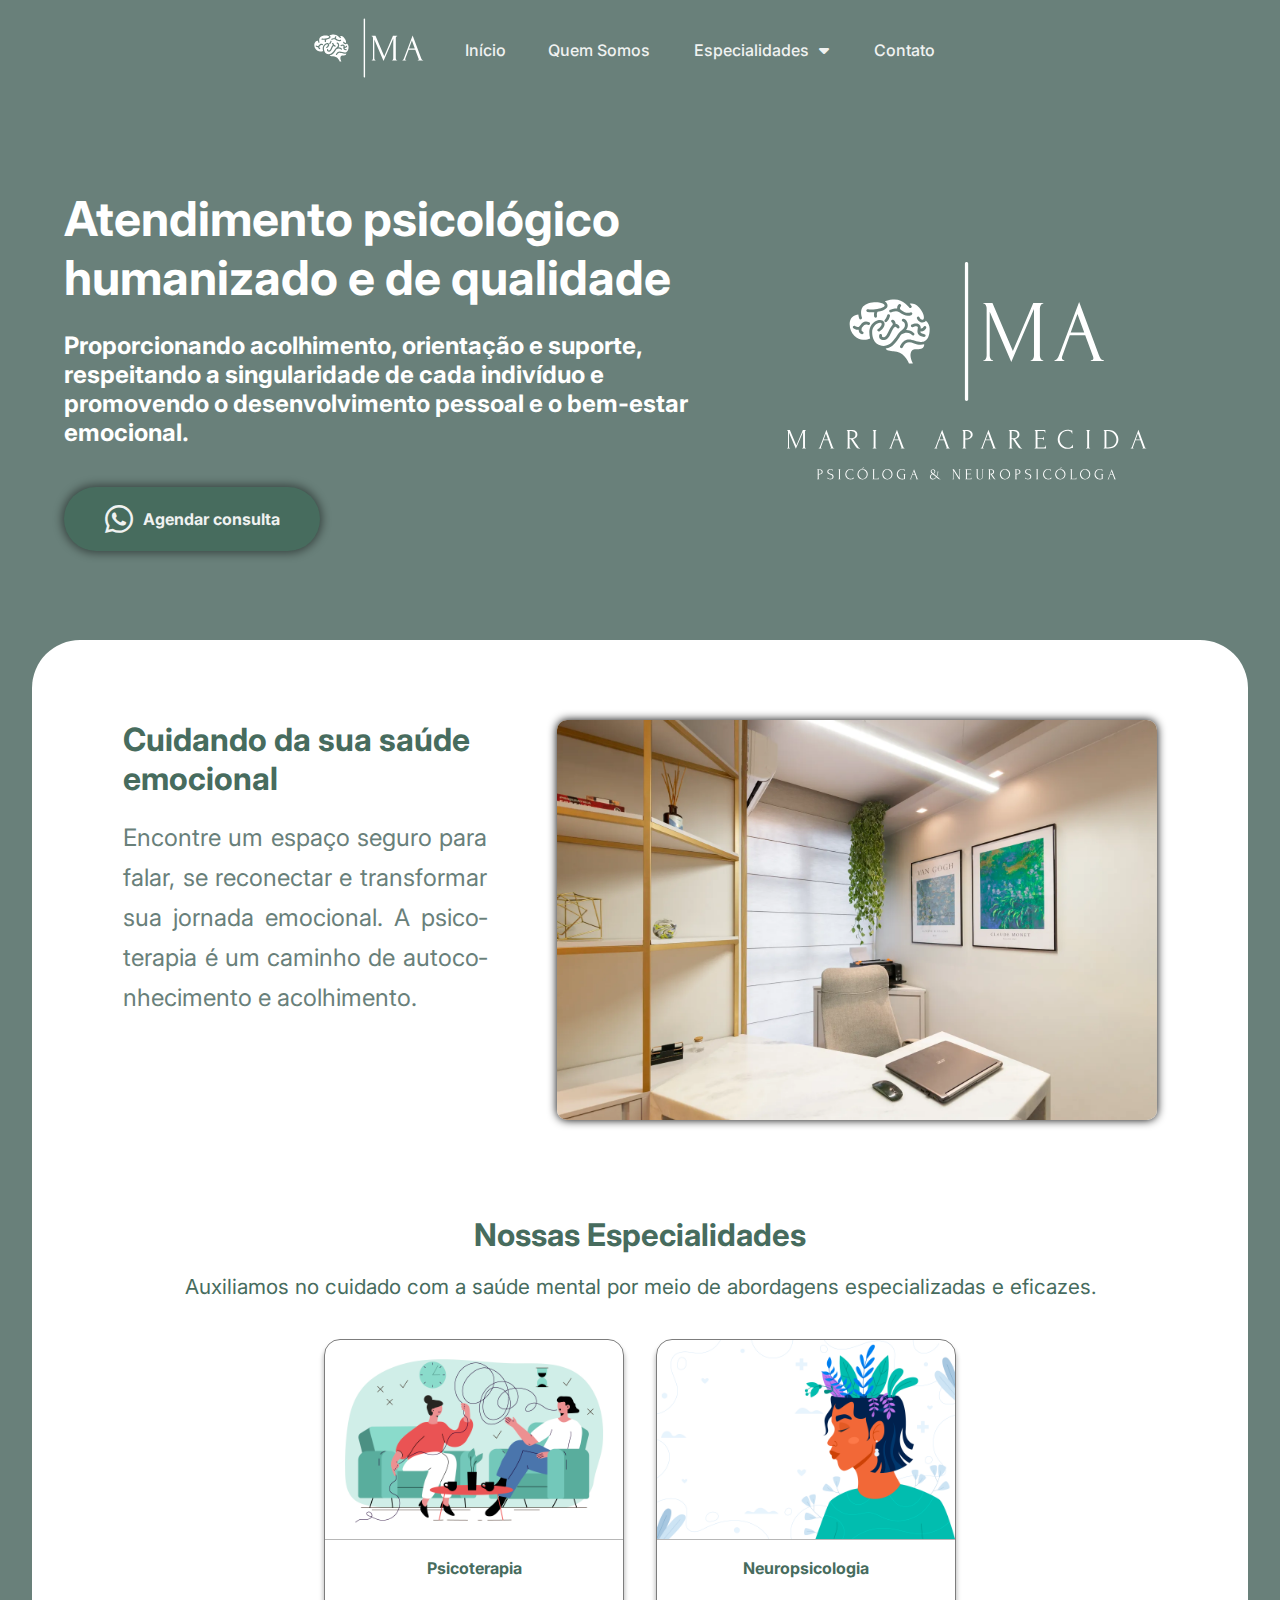
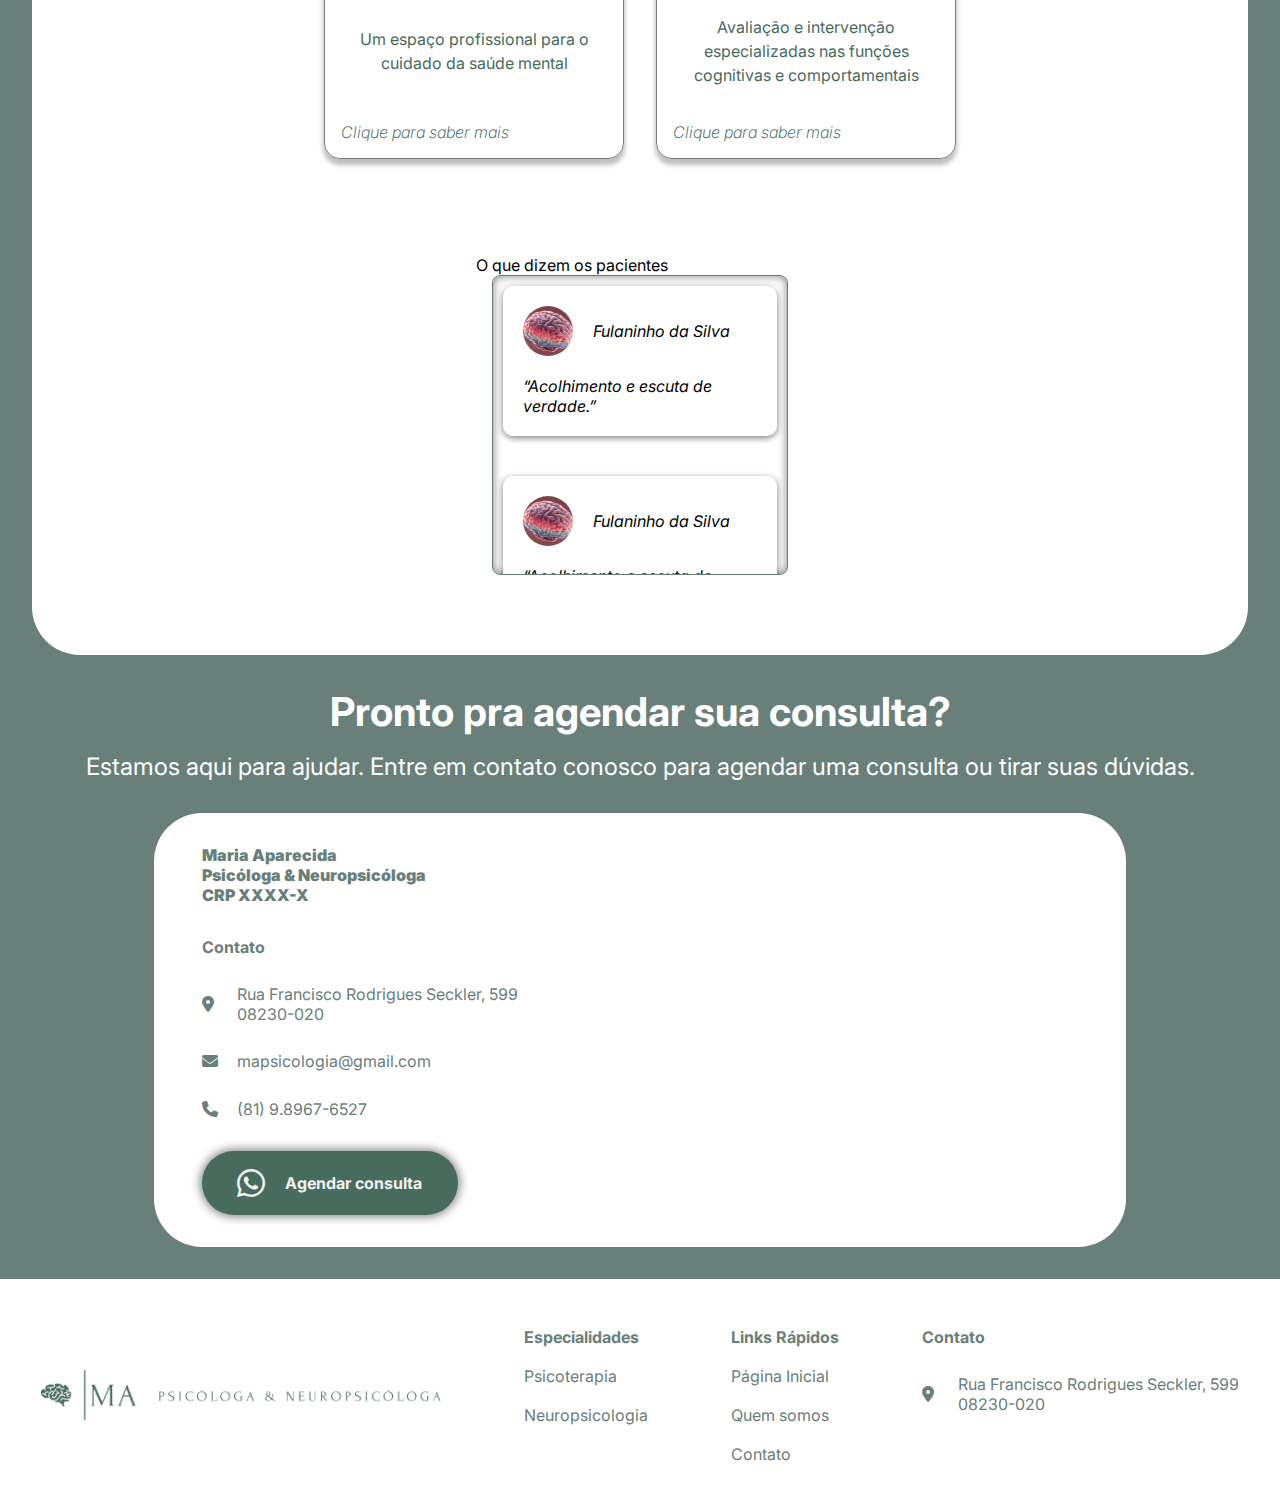
<file: ma-psicologia/src/pages/Home/index.html>
<!DOCTYPE html>
<html lang="pt-BR">
    <head>
        <meta charset="UTF-8" />
        <meta name="viewport" content="width=device-width, initial-scale=1.0" />
        <title>MA Psicologia</title>
        <link rel="icon" href="../../assets/icons/logo-only-white.svg" />
        <link rel="stylesheet" href="stylesheet.css" />
        <link
            rel="stylesheet"
            href="https://cdnjs.cloudflare.com/ajax/libs/font-awesome/6.5.0/css/all.min.css"
        />
    </head>
    <body>
        <header id="header">
            <a href="../Home/index.html">
                <img
                    class="header-logo-image"
                    src="../../assets/icons/logo-without-text.svg"
                    alt="Imagem do header"
                />
            </a>
            <nav id="menu">
                <a onclick="scrollToTop()">Início</a>

                <a href="../QuemSomos/index.html">Quem Somos</a>

                <div class="dropdown">
                    <button class="dropbtn">
                        Especialidades<i class="fa-solid fa-caret-down"></i>
                    </button>
                    <div class="dropdown-content">
                        <a href="../Psicoterapia/index.html">Psicoterapia</a>
                        <a href="../Neuropsicologia/index.html"
                            >Neuropsicologia</a
                        >
                    </div>
                </div>

                <a href="#contato-section-id">Contato</a>
            </nav>

            <i class="fa-solid fa-bars" id="menu-icon"></i>
        </header>
        <main>
            <!-- Botão Flutuante -->
            <a
                href="https://wa.me/SEUNUMERO"
                class="whatsapp-float"
                target="_blank"
                aria-label="Fale no WhatsApp"
            >
                <i class="fa-brands fa-whatsapp"></i>
            </a>

            <section class="landing-section" id="landing-section-id">
                <div>
                    <h1>Atendimento psicológico humanizado e de qualidade</h1>
                    <h2>
                        Proporcionando acolhimento, orientação e suporte,
                        respeitando a singularidade de cada indivíduo e
                        promovendo o desenvolvimento pessoal e o bem-estar
                        emocional.
                    </h2>
                    <a class="agendar-button"
                        ><i class="fa-brands fa-whatsapp"></i>Agendar consulta
                    </a>
                </div>

                <!-- Mudar corte da imagem no canva pro, tem muito espaço extra -->
                <img
                    src="../../assets/icons/logo-white-with-text.svg"
                    alt="Ma Psicologia logo"
                />
            </section>
            <div class="white-background">
                <!-- 
                Seções Excluidas

                <section class="stats-section">
                    <div>
                        <i class="fa-solid fa-calendar-days"></i>
                        <p><strong>999</strong></p>
                        <p>Lorem ipsum</p>
                    </div>
                    <div>
                        <i class="fa-solid fa-users"></i>
                        <p><strong>999</strong></p>
                        <p>Lorem ipsum</p>
                    </div>
                    <div>
                        <i class="fa-solid fa-heart"></i>
                        <p><strong>999</strong></p>
                        <p>Lorem ipsum</p>
                    </div>
                </section>
                <section class="about-section">
                    <div class="about-title">
                        <h3>Quem somos?</h3>
                        <p>
                            Lorem ipsum dolor sit amet consectetur adipisicing
                            elit. Est consequatur saepe tempor
                        </p>
                    </div>
                    <div class="about-content">
                        <div class="about-content-text">
                            <p>
                                Lorem ipsum dolor sit amet consectetur
                                adipisicing elit. Ab doloremque ipsam aspernatur
                                optio, omnis fugiat recusandae deleniti eveniet
                                assumenda, illo perspiciatis rerum excepturi
                                nisi pariatur, cum ratione deserunt soluta
                                debitis. Lorem ipsum dolor s
                            </p>
                            <p>
                                Lorem ipsum dolor sit amet consectetur,
                                adipisicing elit. Ut eius aut libero
                                reprehenderit iste id magni ratione totam
                                aspernatur ipsam, distinctio impedit magnam
                                consequuntur fugit, itaque neque atque qui.
                                Fugiat!
                            </p>
                        </div>
                        <div class="about-images">
                            <img src="../../assets/icons/logo.svg" alt="" />
                            <img src="../../assets/icons/logo.svg" alt="" />
                            <img src="../../assets/icons/logo.svg" alt="" />
                            <img src="../../assets/icons/logo.svg" alt="" />
                        </div>
                    </div>
                </section> -->
                <section class="carousel-section">
                    <div class="carousel-text">
                        <p class="carousel-title">
                            Cuidando da sua saúde emocional
                        </p>
                        <p class="carousel-info">
                            Encontre um espaço seguro para falar, se reconectar
                            e transformar sua jornada emocional. A psicoterapia
                            é um caminho de autoconhecimento e acolhimento.
                        </p>
                    </div>
                    <div class="carousel">
                        <div class="carousel-images">
                            <img
                                src="../../assets/images/foto-carrossel-1.png"
                                alt="Imagem 1"
                            />
                            <img
                                src="../../assets/images/foto-carrossel-2.png"
                                alt="Imagem 2"
                            />
                            <img
                                src="../../assets/images/foto-carrossel-3.png"
                                alt="Imagem 3"
                            />
                            <img
                                src="../../assets/images/foto-carrossel-1.png"
                                alt="Imagem 1 duplicada"
                            />
                            <!-- Duplicada -->
                        </div>
                    </div>
                </section>
                <section class="services-section" id="services-section-id">
                    <div class="services-title" id="services-title-id">
                        <h2>Nossas Especialidades</h2>
                        <p>
                            Auxiliamos no cuidado com a saúde mental por meio de
                            abordagens especializadas e eficazes.
                        </p>
                    </div>
                    <div class="services-cards">
                        <div
                            class="service-card"
                            onclick="redirectToPsicoterapiaPage()"
                        >
                            <img
                                src="../../assets/images/psicoterapia-ilustracao.jpg"
                                alt=""
                            />
                            <div class="service-card-text">
                                <p>
                                    <strong>Psicoterapia</strong>
                                </p>
                                <p>
                                    Um espaço profissional para o cuidado da
                                    saúde mental
                                </p>
                                <i>Clique para saber mais</i>
                            </div>
                        </div>
                        <div
                            class="service-card"
                            onclick="redirectToNeuropsicologiaPage()"
                        >
                            <img
                                src="../../assets/images/neuropsicologia-ilustracao.jpg"
                                alt=""
                            />
                            <div class="service-card-text">
                                <p>
                                    <strong>Neuropsicologia</strong>
                                </p>
                                <p>
                                    Avaliação e intervenção especializadas nas
                                    funções cognitivas e comportamentais
                                </p>
                                <i>Clique para saber mais</i>
                            </div>
                        </div>
                    </div>
                </section>
                <section class="depoimentos-carrossel">
                    <p class="depoimentos-title">O que dizem os pacientes</p>

                    <div class="carrossel-wrapper">
                        <!-- <button class="seta esquerda">&#10094;</button> -->

                        <div class="carrossel">
                            <div class="depoimento">
                                <div class="depoimento-info">
                                    <img
                                        src="../../assets/images/a.png"
                                        alt=""
                                    />
                                    <p><i>Fulaninho da Silva</i></p>
                                </div>

                                <p>“Acolhimento e escuta de verdade.”</p>
                            </div>
                            <div class="depoimento">
                                <div class="depoimento-info">
                                    <img
                                        src="../../assets/images/a.png"
                                        alt=""
                                    />
                                    <p><i>Fulaninho da Silva</i></p>
                                </div>

                                <p>“Acolhimento e escuta de verdade.”</p>
                            </div>
                            <div class="depoimento">
                                <div class="depoimento-info">
                                    <img
                                        src="../../assets/images/a.png"
                                        alt=""
                                    />
                                    <p><i>Fulaninho da Silva</i></p>
                                </div>

                                <p>“Acolhimento e escuta de verdade.”</p>
                            </div>
                            <div class="depoimento">
                                <div class="depoimento-info">
                                    <img
                                        src="../../assets/images/a.png"
                                        alt=""
                                    />
                                    <p><i>Fulaninho da Silva</i></p>
                                </div>

                                <p>“Acolhimento e escuta de verdade.”</p>
                            </div>
                        </div>

                        <!-- <button class="seta direita">&#10095;</button> -->
                    </div>
                </section>
            </div>
            <section class="appointment-section" id="contato-section-id">
                <div class="appointment-title">
                    <h3>Pronto pra agendar sua consulta?</h3>
                    <p>
                        Estamos aqui para ajudar. Entre em contato conosco para
                        agendar uma consulta ou tirar suas dúvidas.
                    </p>
                </div>
                <div class="appointment-content" id="appointment-content-id">
                    <div class="appointment-text">
                        <div class="appointment-info">
                            <p class="maria-info">
                                <strong>
                                    Maria Aparecida <br />
                                    Psicóloga & Neuropsicóloga <br />
                                    CRP XXXX-X
                                </strong>
                            </p>
                            <div class="contact-info">
                                <p><strong>Contato</strong></p>
                                <p>
                                    <i class="fa-solid fa-location-dot"></i>Rua
                                    Francisco Rodrigues Seckler, 599
                                    <br />
                                    08230-020
                                </p>
                                <p>
                                    <i class="fa-solid fa-envelope"></i
                                    >mapsicologia@gmail.com
                                </p>
                                <p>
                                    <i class="fa-solid fa-phone"></i>(81)
                                    9.8967-6527
                                </p>
                            </div>
                        </div>
                        <a class="agendar-button"
                            ><i class="fa-brands fa-whatsapp"></i>Agendar
                            consulta</a
                        >
                    </div>
                    <div class="map">
                        <iframe
                            src="https://www.google.com/maps/embed?pb=!1m18!1m12!1m3!1d21299.19480687434!2d-46.466652949075595!3d-23.532025890406313!2m3!1f0!2f0!3f0!3m2!1i1024!2i768!4f13.1!3m3!1m2!1s0x94ce66b459f864ad%3A0x61ce10833630b334!2sR.%20Francisco%20Rodrigues%20Seckler%2C%20599%20-%20Vila%20Taquari%2C%20S%C3%A3o%20Paulo%20-%20SP%2C%2008230-020!5e0!3m2!1spt-BR!2sbr!4v1747857637359!5m2!1spt-BR!2sbr&zoom=8"
                            width="600"
                            height="450"
                            style="border: 0"
                            allowfullscreen=""
                            loading="lazy"
                            referrerpolicy="no-referrer-when-downgrade"
                        ></iframe>
                    </div>
                </div>
            </section>
        </main>
        <footer>
            <img src="../../assets/icons/logo-horizontal.png" alt="logo" />
            <div class="services-footer">
                <p><strong>Especialidades</strong></p>
                <a href="../Psicoterapia/index.html">Psicoterapia</a>
                <a href="../Neuropsicologia/index.html">Neuropsicologia</a>
            </div>
            <div class="fast-links-footer">
                <p><strong>Links Rápidos</strong></p>
                <a href="../Home/index.html">Página Inicial</a>
                <a href="../QuemSomos/index.html">Quem somos</a>
                <a href="#appointment-content-id">Contato</a>
            </div>
            <div class="contact-footer">
                <p><strong>Contato</strong></p>
                <p>
                    <i class="fa-solid fa-location-dot"></i>Rua Francisco
                    Rodrigues Seckler, 599
                    <br />
                    08230-020
                </p>
                <!-- <p>
                            <i class="fa-solid fa-envelope"></i>mapsicologia@gmail.com
                        </p>
                        <p><i class="fa-solid fa-phone"></i>(81) 9.8967-6527</p> -->
            </div>
        </footer>
        <script src="nav.js"></script>
        <script src="carousel.js"></script>
        <script src="float-button.js"></script>
        <script src="depoimentos.js"></script>
    </body>
</html>
</file>
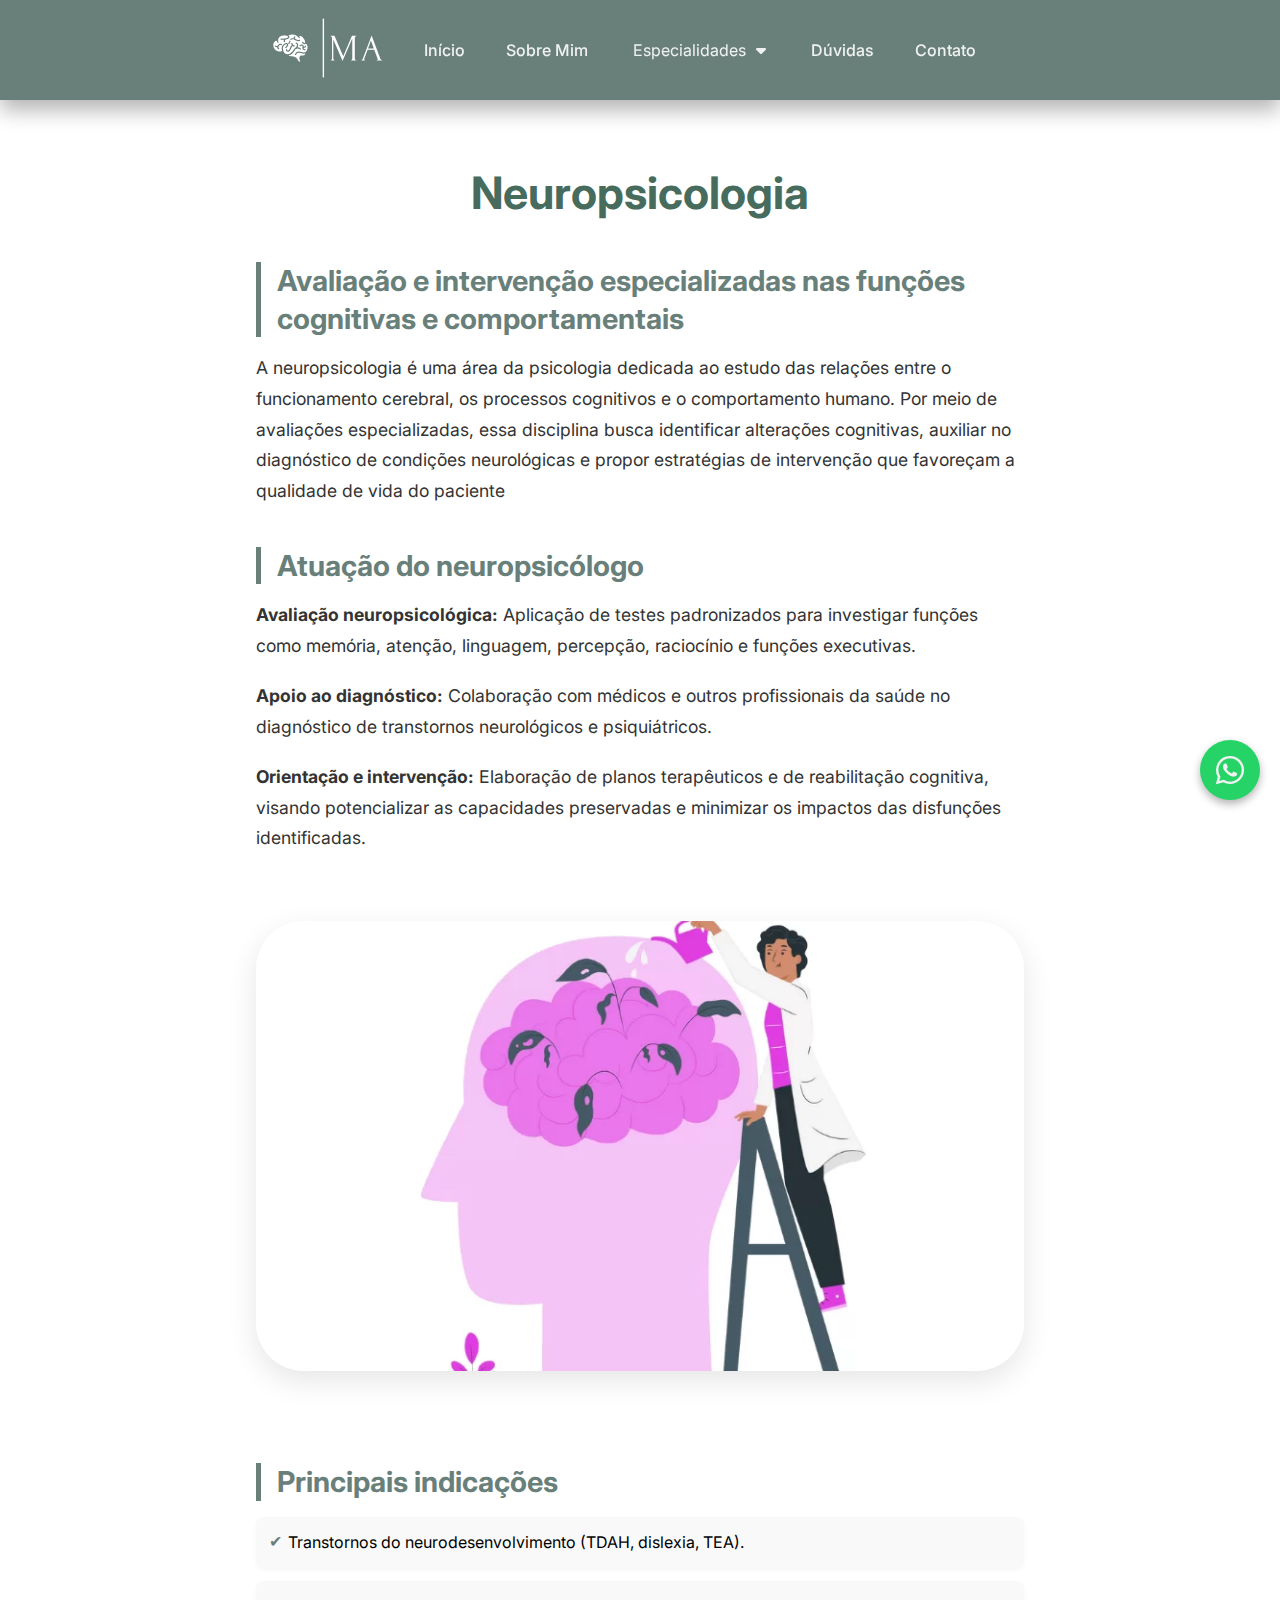
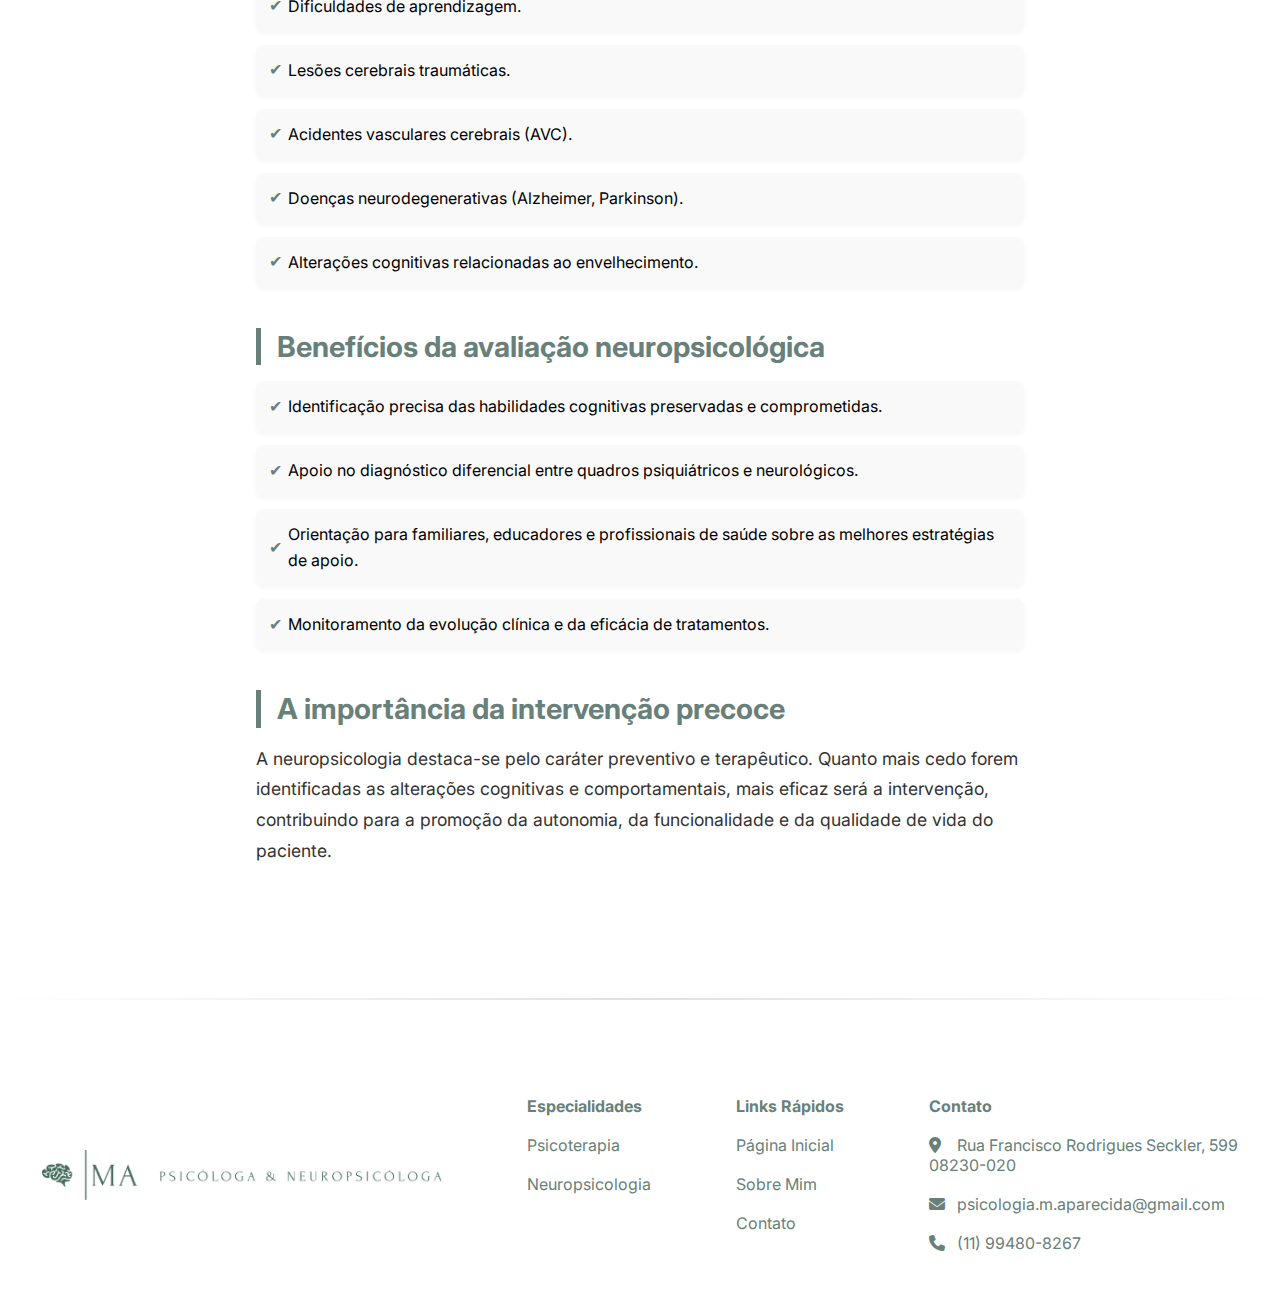
<file: ma-psicologia/src/pages/Neuropsicologia/index.html>
<!DOCTYPE html>
<html lang="pt-br">
    <head>
        <meta charset="UTF-8" />
        <meta name="viewport" content="width=device-width, initial-scale=1.0" />
        <title>MA Psicologia</title>
        <link rel="icon" href="../../assets/icons/logo-only-white.svg" />
        <link
            rel="stylesheet"
            href="https://cdnjs.cloudflare.com/ajax/libs/font-awesome/6.5.0/css/all.min.css"
        />
        <link rel="stylesheet" href="stylesheet.css" />
    </head>

    <body>
        <header>
            <a href="../Home/index.html">
                <img
                    class="header-logo-image"
                    src="../../assets/icons/logo-without-text.svg"
                    alt="Imagem do header"
                />
            </a>
            <nav id="menu">
                <a href="../Home/index.html">Início</a>
                <a href="../SobreMim/index.html">Sobre Mim</a>
                <div class="dropdown">
                    <button class="dropbtn nav-option-active">
                        Especialidades<i class="fa-solid fa-caret-down"></i>
                    </button>
                    <div class="dropdown-content">
                        <a href="../Psicoterapia/index.html">Psicoterapia</a>
                        <a onclick="scrollToTop()" href="../Neuropsicologia/index.html" class="active"
                            >Neuropsicologia</a
                        >
                    </div>
                </div>
                <a href="../Duvidas/index.html">Dúvidas</a>
                <a href="../Home/index.html#invisible-appointment-title"
                    >Contato</a
                >
            </nav>
            <i class="fa-solid fa-bars" id="menu-icon"></i>
        </header>

        <main>
            <a
                href="https://wa.me/5511994808267"
                class="whatsapp-float"
                target="_blank"
                aria-label="Fale no WhatsApp"
            >
                <i class="fa-brands fa-whatsapp"></i>
            </a>
            <section class="content-two-columns">
                <div class="text-column">
                    <h1>Neuropsicologia</h1>
                    <h2>
                        Avaliação e intervenção especializadas nas funções
                        cognitivas e comportamentais
                    </h2>
                    <p>
                        A neuropsicologia é uma área da psicologia dedicada ao
                        estudo das relações entre o funcionamento cerebral, os
                        processos cognitivos e o comportamento humano. Por meio
                        de avaliações especializadas, essa disciplina busca
                        identificar alterações cognitivas, auxiliar no
                        diagnóstico de condições neurológicas e propor
                        estratégias de intervenção que favoreçam a qualidade de
                        vida do paciente
                    </p>
                    <h2>Atuação do neuropsicólogo</h2>
                    <p>
                        <b>Avaliação neuropsicológica:</b> Aplicação de testes
                        padronizados para investigar funções como memória,
                        atenção, linguagem, percepção, raciocínio e funções
                        executivas.
                    </p>
                    <p>
                        <b>Apoio ao diagnóstico:</b> Colaboração com médicos e
                        outros profissionais da saúde no diagnóstico de
                        transtornos neurológicos e psiquiátricos.
                    </p>
                    <p>
                        <b>Orientação e intervenção:</b> Elaboração de planos
                        terapêuticos e de reabilitação cognitiva, visando
                        potencializar as capacidades preservadas e minimizar os
                        impactos das disfunções identificadas.
                    </p>

                    <img
                        src="../../assets/images/neuropsicologo-regando.jpg"
                        alt="Diversas pessoas conversando em um ambiente terapêutico"
                        class="inline-image"
                    />

                    <h2>Principais indicações</h2>
                    <ul class="custom-list">
                        <li>
                            Transtornos do neurodesenvolvimento (TDAH, dislexia,
                            TEA).
                        </li>
                        <li>Dificuldades de aprendizagem.</li>
                        <li>Lesões cerebrais traumáticas.</li>
                        <li>Acidentes vasculares cerebrais (AVC).</li>
                        <li>
                            Doenças neurodegenerativas (Alzheimer, Parkinson).
                        </li>
                        <li>
                            Alterações cognitivas relacionadas ao
                            envelhecimento.
                        </li>
                    </ul>
                    <h2>Benefícios da avaliação neuropsicológica</h2>
                    <ul class="custom-list">
                        <li>
                            Identificação precisa das habilidades cognitivas
                            preservadas e comprometidas.
                        </li>
                        <li>
                            Apoio no diagnóstico diferencial entre quadros
                            psiquiátricos e neurológicos.
                        </li>
                        <li>
                            Orientação para familiares, educadores e
                            profissionais de saúde sobre as melhores estratégias
                            de apoio.
                        </li>
                        <li>
                            Monitoramento da evolução clínica e da eficácia de
                            tratamentos.
                        </li>
                    </ul>
                    <h2>A importância da intervenção precoce</h2>
                    <p>
                        A neuropsicologia destaca-se pelo caráter preventivo e
                        terapêutico. Quanto mais cedo forem identificadas as
                        alterações cognitivas e comportamentais, mais eficaz
                        será a intervenção, contribuindo para a promoção da
                        autonomia, da funcionalidade e da qualidade de vida do
                        paciente.
                    </p>
                </div>
            </section>
        </main>

        <div class="section-divider"></div>

        <footer>
            <img src="../../assets/icons/logo-horizontal.png" alt="logo" />
            <div class="services-footer">
                <p><strong>Especialidades</strong></p>
                <a href="../Psicoterapia/index.html">Psicoterapia</a>
                <a href="../Neuropsicologia/index.html">Neuropsicologia</a>
            </div>
            <div class="fast-links-footer">
                <p><strong>Links Rápidos</strong></p>
                <a href="../Home/index.html">Página Inicial</a>
                <a href="../SobreMim/index.html">Sobre Mim</a>
                <a href="#appointment-content-id">Contato</a>
            </div>
            <div class="contact-footer">
                <p><strong>Contato</strong></p>
                <a
                    href="https://www.google.com/maps?ll=-23.526862,-46.4555&z=13&t=m&hl=pt-BR&gl=BR&mapclient=embed&q=R.+Francisco+Rodrigues+Seckler,+599+-+Vila+Taquari+S%C3%A3o+Paulo+-+SP+08230-020"
                    target="_blank"
                    style="text-decoration: none; color: inherit"
                >
                    <i class="fa-solid fa-location-dot"></i>Rua Francisco
                    Rodrigues Seckler, 599
                    <br />
                    08230-020
                </a>

                <p>
                    <i class="fa-solid fa-envelope"></i>psicologia.m.aparecida@gmail.com
                </p>
                <a
                    href="https://wa.me/5511994808267"
                    target="_blank"
                    style="text-decoration: none; color: inherit"
                >
                    <i class="fa-solid fa-phone"></i>(11) 99480-8267
                </a>
            </div>
        </footer>
    </body>
    <script src="script.js"></script>
</html>
</file>
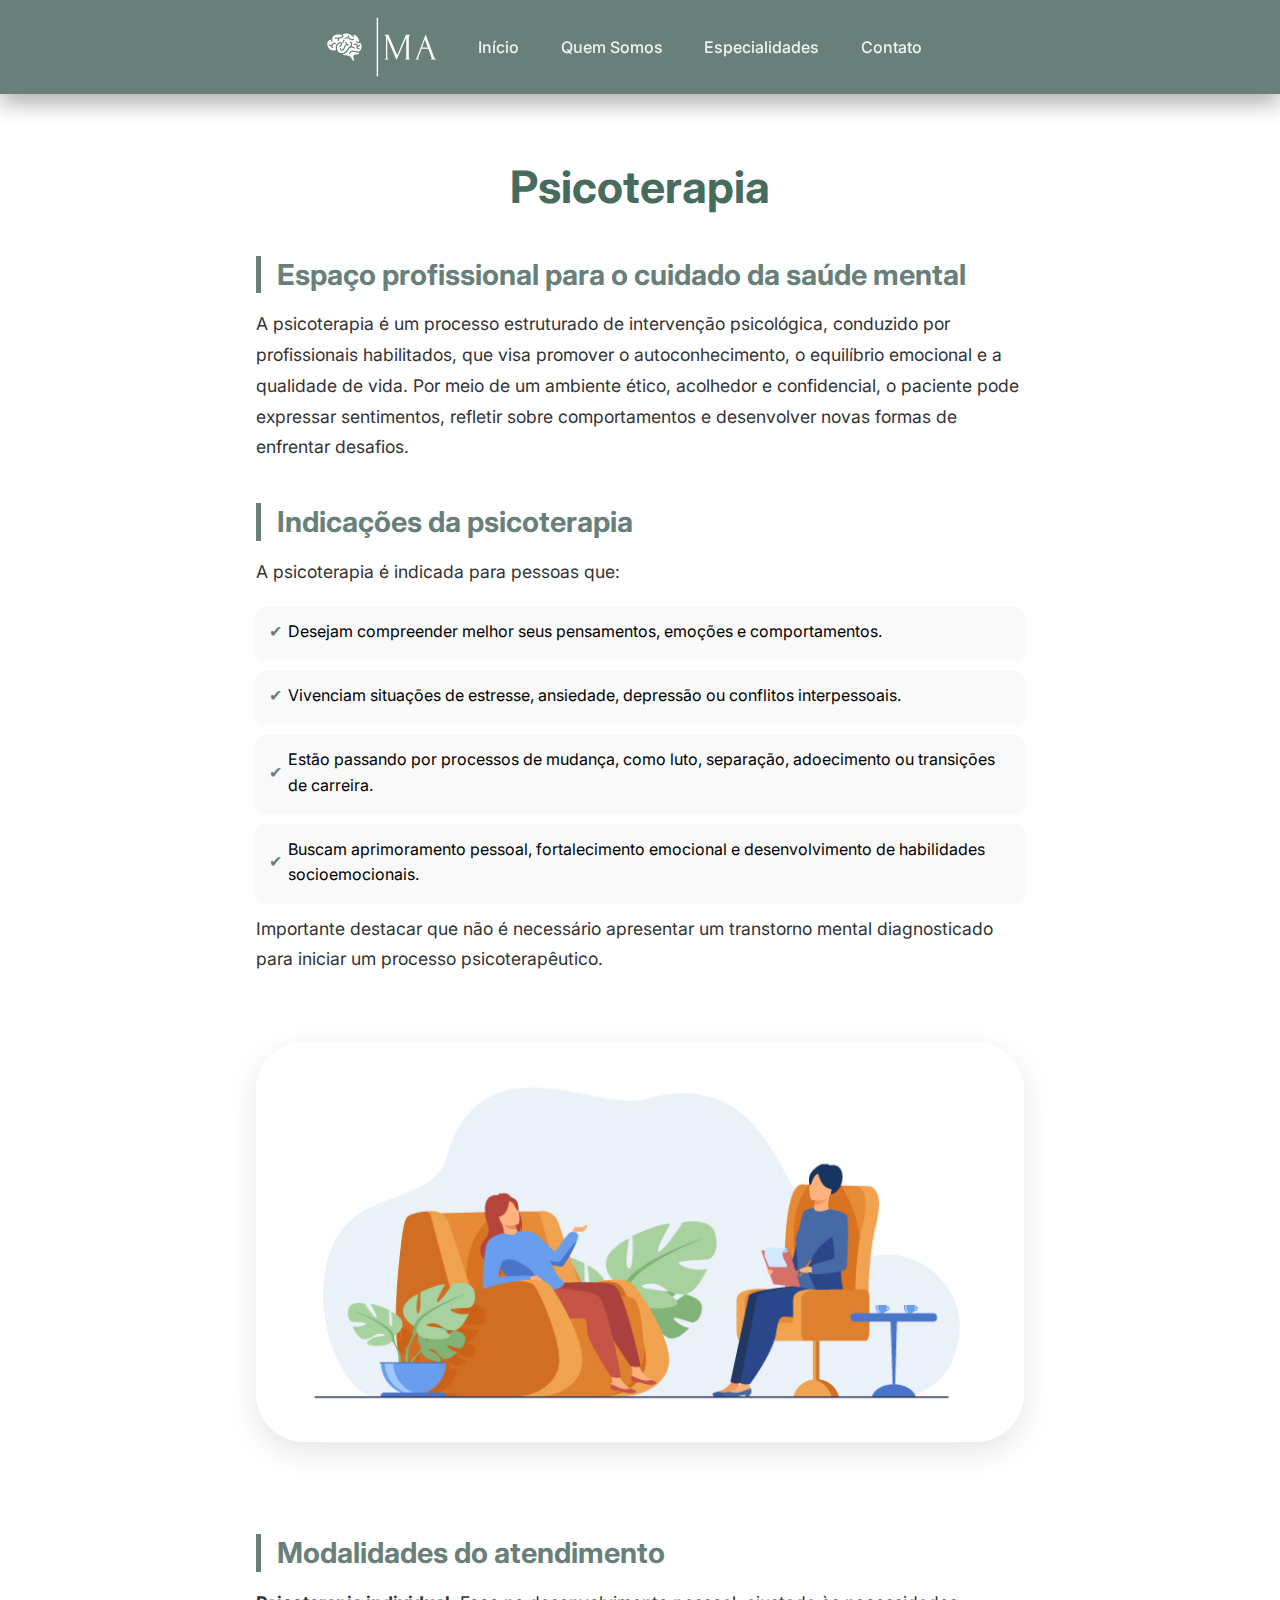
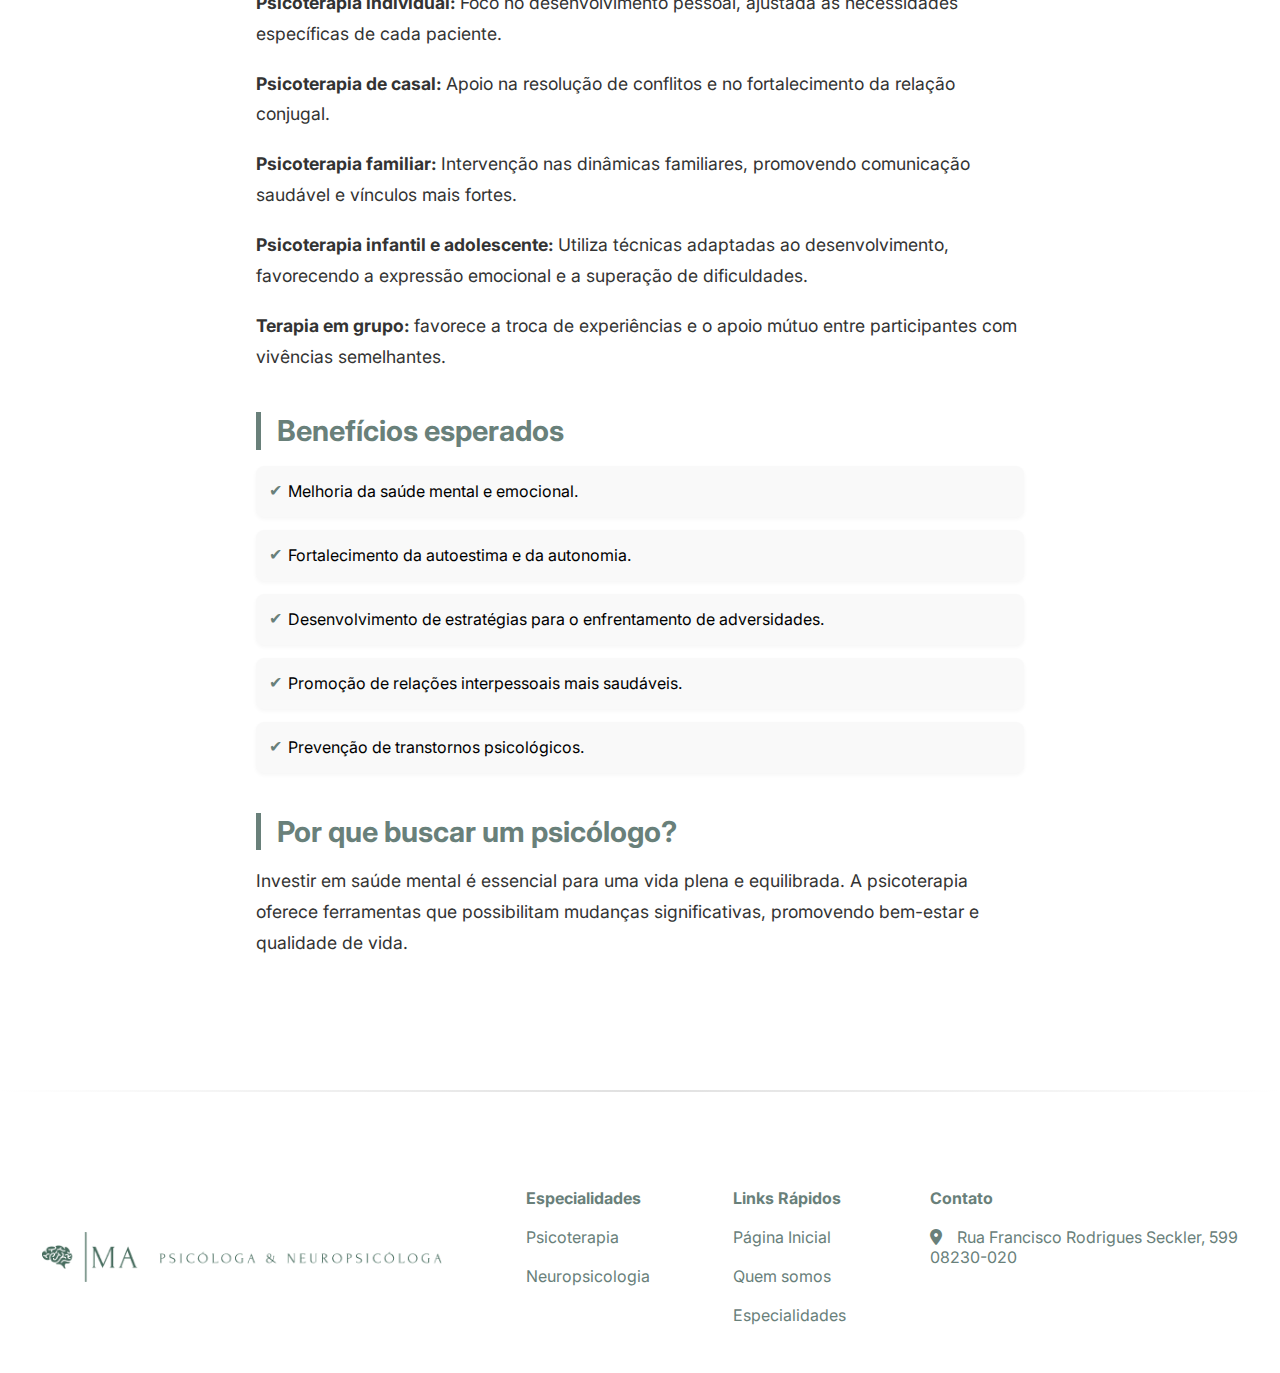
<file: ma-psicologia/src/pages/Psicoterapia/index.html>
<!DOCTYPE html>
<html lang="en">
    <head>
        <meta charset="UTF-8" />
        <meta name="viewport" content="width=device-width, initial-scale=1.0" />
        <title>MA Psicologia</title>
        <link rel="icon" href="../../assets/icons/logo-only-white.svg" />
        <link
            rel="stylesheet"
            href="https://cdnjs.cloudflare.com/ajax/libs/font-awesome/6.5.0/css/all.min.css"
        />
        <link rel="stylesheet" href="stylesheet.css" />
    </head>
    <body>
        <header>
            <img
                class="header-logo-image"
                src="../../assets/icons/logo-without-text.svg"
                alt="Imagem do header"
            />
            <nav id="menu">
                <a href="#">Início</a>
                <a href="#">Quem Somos</a>
                <a href="../Psicoterapia/index.html">Especialidades</a>
                <a href="#">Contato</a>
            </nav>
            <i class="fa-solid fa-bars" id="menu-icon"></i>
        </header>

        <main>
            <section class="content-two-columns">
                <div class="text-column">
                    <h1>Psicoterapia</h1>
                    <h2>
                        Espaço profissional para o cuidado da saúde mental
                    </h2>
                    <p>
                        A psicoterapia é um processo estruturado de intervenção
                        psicológica, conduzido por profissionais habilitados,
                        que visa promover o autoconhecimento, o equilíbrio
                        emocional e a qualidade de vida. Por meio de um ambiente
                        ético, acolhedor e confidencial, o paciente pode
                        expressar sentimentos, refletir sobre comportamentos e
                        desenvolver novas formas de enfrentar desafios.
                    </p>
                    <h2>Indicações da psicoterapia</h2>
                    <p>A psicoterapia é indicada para pessoas que:</p>
                    <ul class="custom-list">
                        <li>
                            Desejam compreender melhor seus pensamentos, emoções
                            e comportamentos.
                        </li>
                        <li>
                            Vivenciam situações de estresse, ansiedade,
                            depressão ou conflitos interpessoais.
                        </li>
                        <li>
                            Estão passando por processos de mudança, como luto,
                            separação, adoecimento ou transições de carreira.
                        </li>
                        <li>
                            Buscam aprimoramento pessoal, fortalecimento
                            emocional e desenvolvimento de habilidades
                            socioemocionais.
                        </li>
                    </ul>
                    <p>
                        Importante destacar que não é necessário apresentar um
                        transtorno mental diagnosticado para iniciar um processo
                        psicoterapêutico.
                    </p>

                    <img src="../../assets/images/psicoterapia.jpg" alt="Diversas pessoas conversando em um ambiente terapêutico" class="inline-image">

                    <h2>Modalidades do atendimento</h2>
                    <p>
                        <b>Psicoterapia individual: </b>Foco no desenvolvimento
                        pessoal, ajustada às necessidades específicas de cada
                        paciente.
                    </p>
                    <p>
                        <b>Psicoterapia de casal: </b>Apoio na resolução de
                        conflitos e no fortalecimento da relação conjugal.
                    </p>
                    <p>
                        <b>Psicoterapia familiar: </b>Intervenção nas dinâmicas
                        familiares, promovendo comunicação saudável e vínculos
                        mais fortes.
                    </p>
                    <p>
                        <b>Psicoterapia infantil e adolescente: </b>Utiliza
                        técnicas adaptadas ao desenvolvimento, favorecendo a
                        expressão emocional e a superação de dificuldades.
                    </p>
                    <p>
                        <b>Terapia em grupo: </b>favorece a troca de
                        experiências e o apoio mútuo entre participantes com
                        vivências semelhantes.
                    </p>

                    <h2>Benefícios esperados</h2>
                    <ul class="custom-list">
                        <li>Melhoria da saúde mental e emocional.</li>
                        <li>Fortalecimento da autoestima e da autonomia.</li>
                        <li>
                            Desenvolvimento de estratégias para o enfrentamento
                            de adversidades.
                        </li>
                        <li>
                            Promoção de relações interpessoais mais saudáveis.
                        </li>
                        <li>Prevenção de transtornos psicológicos.</li>
                    </ul>
                    <h2>Por que buscar um psicólogo?</h2>
                    <p>
                        Investir em saúde mental é essencial para uma vida plena
                        e equilibrada. A psicoterapia oferece ferramentas que
                        possibilitam mudanças significativas, promovendo
                        bem-estar e qualidade de vida.
                    </p>
                </div>

                <!-- <div class="image-column">
                    <img
                        src="../../assets/images/psicoterapia.jpg"
                        alt="Imagem representando a psicoterapia"
                    />
                </div> -->
            </section>
        </main>

        <div class="section-divider"></div>

        <footer>
            <img src="../../assets/icons/logo-horizontal.png" alt="logo" />
            <div class="services-footer">
                <p><strong>Especialidades</strong></p>
                <a href="../Psicoterapia/index.html">Psicoterapia</a>
                <a href="../Neuropsicologia/index.html">Neuropsicologia</a>
            </div>
            <div class="fast-links-footer">
                <p><strong>Links Rápidos</strong></p>
                <a href="#">Página Inicial</a>
                <a href="#">Quem somos</a>
                <a href="#">Especialidades</a>
            </div>
            <div class="contact-footer">
                <p><strong>Contato</strong></p>
                <p>
                    <i class="fa-solid fa-location-dot"></i>Rua Francisco
                    Rodrigues Seckler, 599
                    <br />
                    08230-020
                </p>
                <!-- <p>
                    <i class="fa-solid fa-envelope"></i>mapsicologia@gmail.com
                </p>
                <p><i class="fa-solid fa-phone"></i>(81) 9.8967-6527</p> -->
            </div>
        </footer>
    </body>
    <script src="script.js"></script>
</html>
</file>
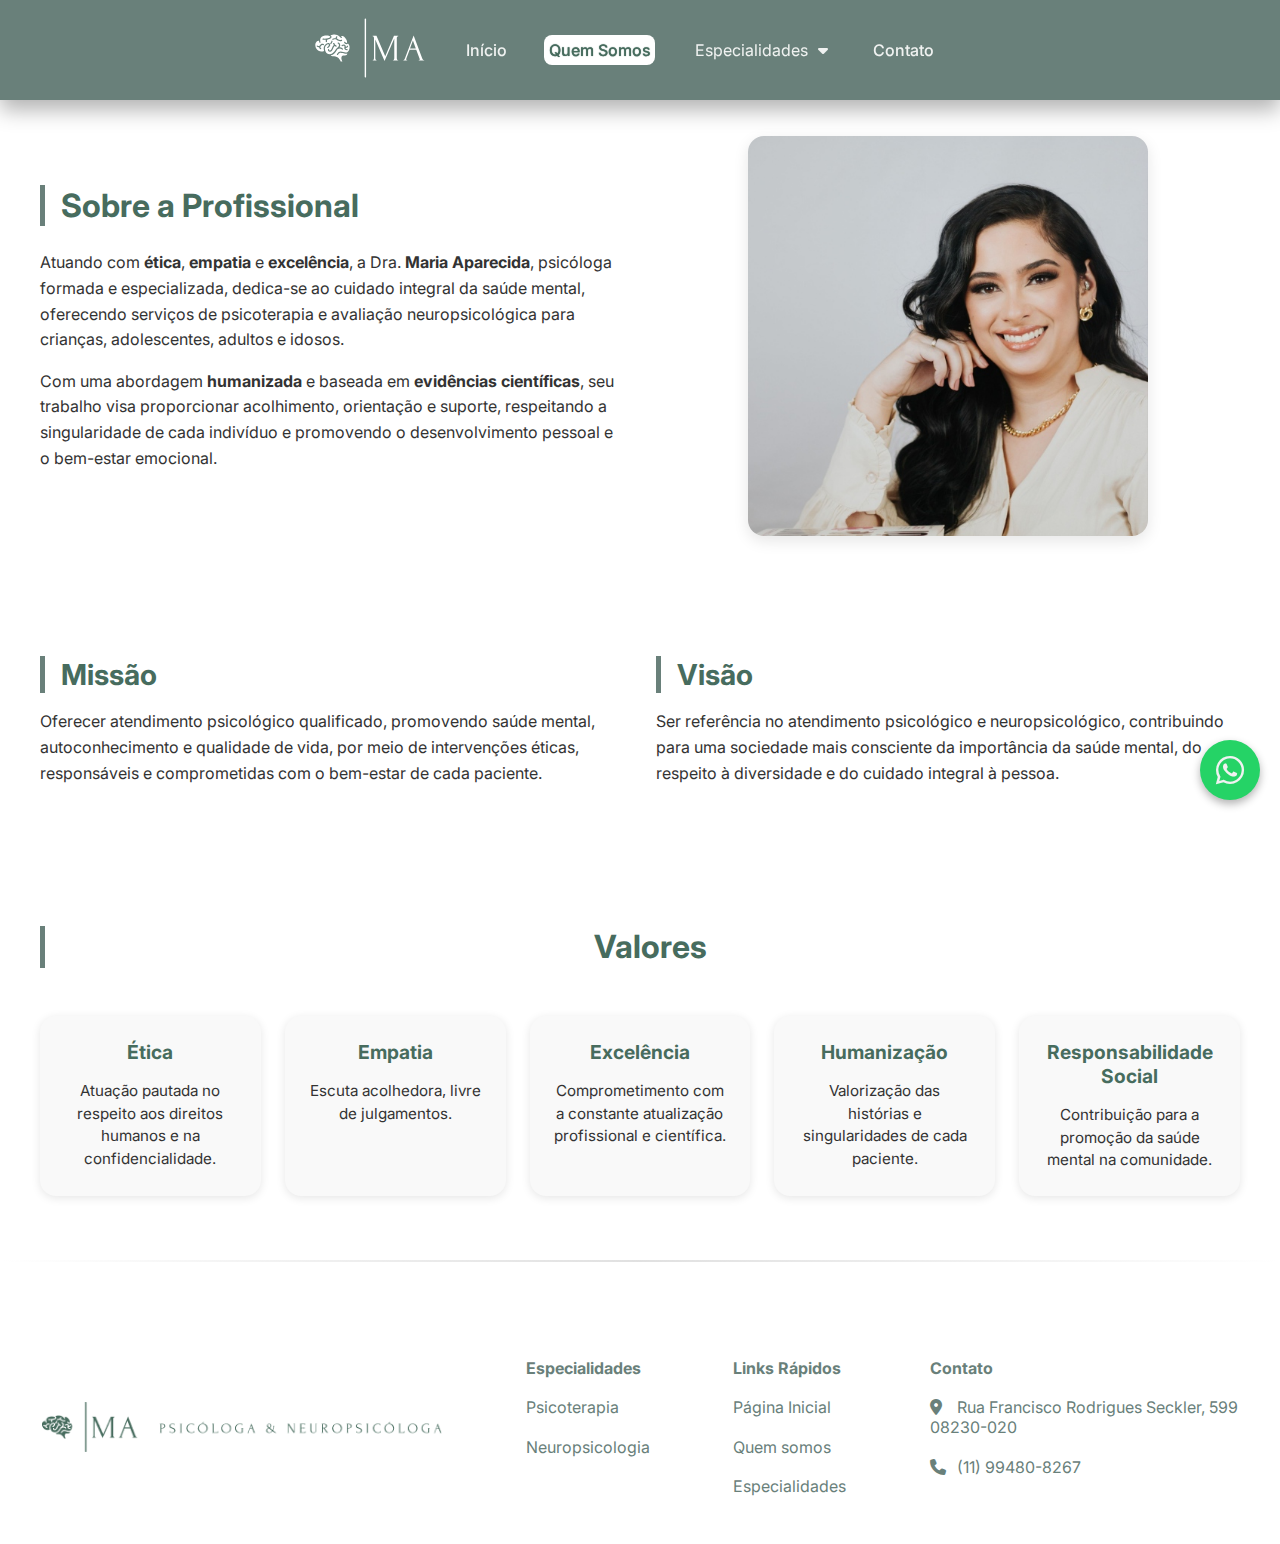
<file: ma-psicologia/src/pages/QuemSomos/index.html>
<!DOCTYPE html>
<html lang="en">
    <head>
        <meta charset="UTF-8" />
        <meta name="viewport" content="width=device-width, initial-scale=1.0" />
        <title>MA Psicologia</title>
        <link rel="icon" href="../../assets/icons/logo-only-white.svg" />
        <link
            rel="stylesheet"
            href="https://cdnjs.cloudflare.com/ajax/libs/font-awesome/6.5.0/css/all.min.css"
        />
        <link rel="stylesheet" href="stylesheet.css" />
    </head>
    <body>
        <header>
            <a href="../Home/index.html">
                <img
                    class="header-logo-image"
                    src="../../assets/icons/logo-without-text.svg"
                    alt="Imagem do header"
                />
            </a>
            <nav id="menu">
                <a href="../Home/index.html">Início</a>
                <a href="../QuemSomos/index.html" class="nav-option-active"
                    >Quem Somos</a
                >
                <div class="dropdown">
                    <button class="dropbtn">
                        Especialidades<i class="fa-solid fa-caret-down"></i>
                    </button>
                    <div class="dropdown-content">
                        <a href="../Psicoterapia/index.html">Psicoterapia</a>
                        <a href="../Neuropsicologia/index.html"
                            >Neuropsicologia</a
                        >
                    </div>
                </div>
                <a href="../Home/index.html#invisible-appointment-title">Contato</a>
            </nav>
            <i class="fa-solid fa-bars" id="menu-icon"></i>
        </header>

        <main>
            <a
                href="https://wa.me/SEUNUMERO"
                class="whatsapp-float"
                target="_blank"
                aria-label="Fale no WhatsApp"
            >
                <i class="fa-brands fa-whatsapp"></i>
            </a>
            <section class="about-section" id="about-section-id">
                <div class="about-container">
                    <div class="about-text">
                        <h1 class="section-title">Sobre a Profissional</h1>
                        <p>
                            Atuando com <strong>ética</strong>,
                            <strong>empatia</strong> e
                            <strong>excelência</strong>, a Dra.
                            <strong>Maria Aparecida</strong>, psicóloga formada
                            e especializada, dedica-se ao cuidado integral da
                            saúde mental, oferecendo serviços de psicoterapia e
                            avaliação neuropsicológica para crianças,
                            adolescentes, adultos e idosos.
                        </p>
                        <p>
                            Com uma abordagem <strong>humanizada</strong> e
                            baseada em <strong>evidências científicas</strong>,
                            seu trabalho visa proporcionar acolhimento,
                            orientação e suporte, respeitando a singularidade de
                            cada indivíduo e promovendo o desenvolvimento
                            pessoal e o bem-estar emocional.
                        </p>
                    </div>
                    <div class="about-image">
                        <img
                            src="../../assets/images/foto-psicologa.jpeg"
                            alt="Foto da psicóloga"
                        />
                    </div>
                </div>
            </section>

            <section class="mission-vision-inline">
                <div class="mission-vision-container">
                    <div class="mv-column">
                        <h2 class="section-title">Missão</h2>
                        <p>
                            Oferecer atendimento psicológico qualificado,
                            promovendo saúde mental, autoconhecimento e
                            qualidade de vida, por meio de intervenções éticas,
                            responsáveis e comprometidas com o bem-estar de cada
                            paciente.
                        </p>
                    </div>
                    <div class="mv-column">
                        <h2 class="section-title">Visão</h2>
                        <p>
                            Ser referência no atendimento psicológico e
                            neuropsicológico, contribuindo para uma sociedade
                            mais consciente da importância da saúde mental, do
                            respeito à diversidade e do cuidado integral à
                            pessoa.
                        </p>
                    </div>
                </div>
            </section>

            <!-- Seção Valores -->
            <section class="valores-section">
                <div class="valores-container">
                    <h2 class="section-title centered">Valores</h2>
                    <div class="valores-grid">
                        <div class="valor-card">
                            <h3>Ética</h3>
                            <p>
                                Atuação pautada no respeito aos direitos humanos
                                e na confidencialidade.
                            </p>
                        </div>
                        <div class="valor-card">
                            <h3>Empatia</h3>
                            <p>Escuta acolhedora, livre de julgamentos.</p>
                        </div>
                        <div class="valor-card">
                            <h3>Excelência</h3>
                            <p>
                                Comprometimento com a constante atualização
                                profissional e científica.
                            </p>
                        </div>
                        <div class="valor-card">
                            <h3>Humanização</h3>
                            <p>
                                Valorização das histórias e singularidades de
                                cada paciente.
                            </p>
                        </div>
                        <div class="valor-card">
                            <h3>Responsabilidade Social</h3>
                            <p>
                                Contribuição para a promoção da saúde mental na
                                comunidade.
                            </p>
                        </div>
                    </div>
                </div>
            </section>
        </main>

        <div class="section-divider"></div>

        <footer>
            <img src="../../assets/icons/logo-horizontal.png" alt="logo" />
            <div class="services-footer">
                <p><strong>Especialidades</strong></p>
                <a href="../Psicoterapia/index.html">Psicoterapia</a>
                <a href="../Neuropsicologia/index.html">Neuropsicologia</a>
            </div>
            <div class="fast-links-footer">
                <p><strong>Links Rápidos</strong></p>
                <a href="../Home/index.html">Página Inicial</a>
                <a href="../QuemSomos/index.html">Quem somos</a>
                <a href="../Home/index.html#services-title-id"
                    >Especialidades</a
                >
            </div>
            <div class="contact-footer">
                <p><strong>Contato</strong></p>
                <a
                    href="https://www.google.com/maps?ll=-23.526862,-46.4555&z=13&t=m&hl=pt-BR&gl=BR&mapclient=embed&q=R.+Francisco+Rodrigues+Seckler,+599+-+Vila+Taquari+S%C3%A3o+Paulo+-+SP+08230-020"
                    target="_blank"
                    style="text-decoration: none; color: inherit"
                >
                        <i class="fa-solid fa-location-dot"></i>Rua Francisco
                        Rodrigues Seckler, 599
                        <br />
                        08230-020
                </a>

                <!-- <p>
                    <i class="fa-solid fa-envelope"></i>mapsicologia@gmail.com
                </p> -->
                <a
                    href="https://wa.me/5581982918524"
                    target="_blank"
                    style="text-decoration: none; color: inherit"
                >
                    <i class="fa-solid fa-phone"></i>(11) 99480-8267
                </a>
            </div>
        </footer>
    </body>
    <script src="script.js"></script>
</html>
</file>
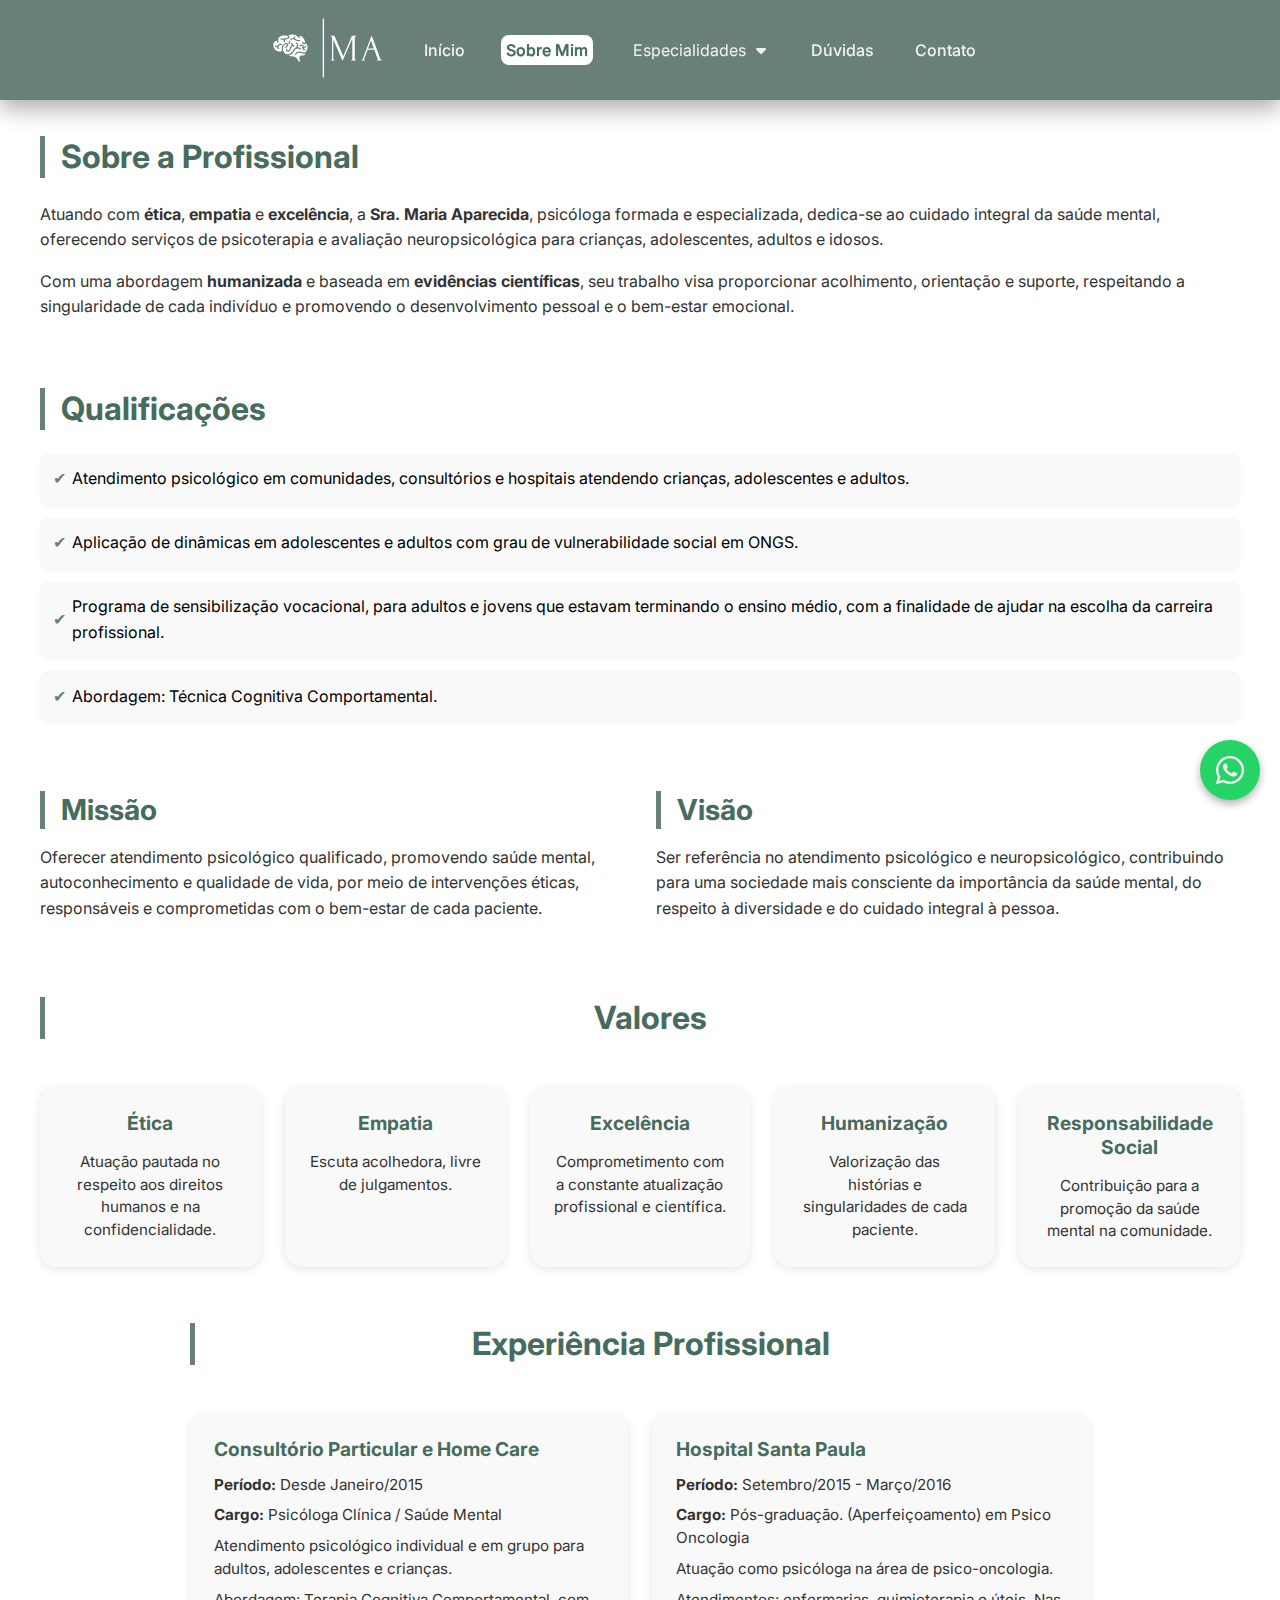
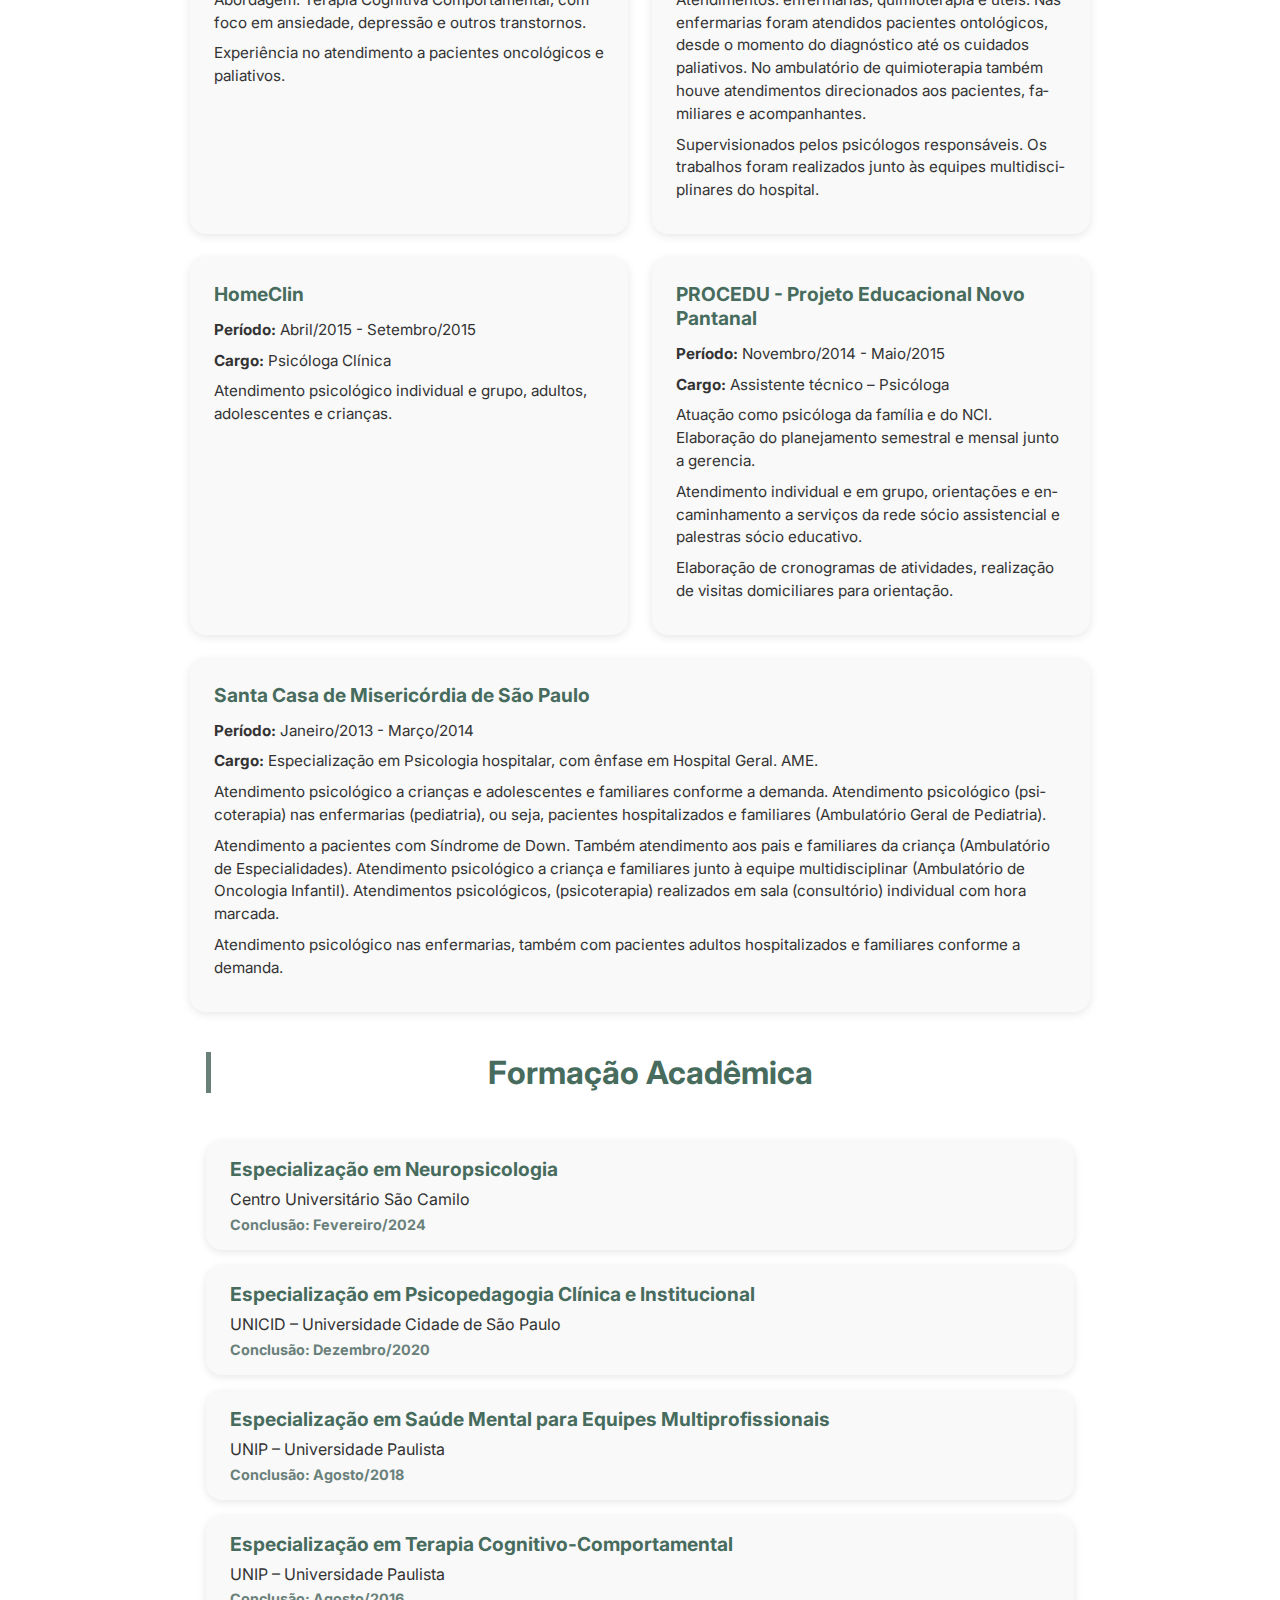
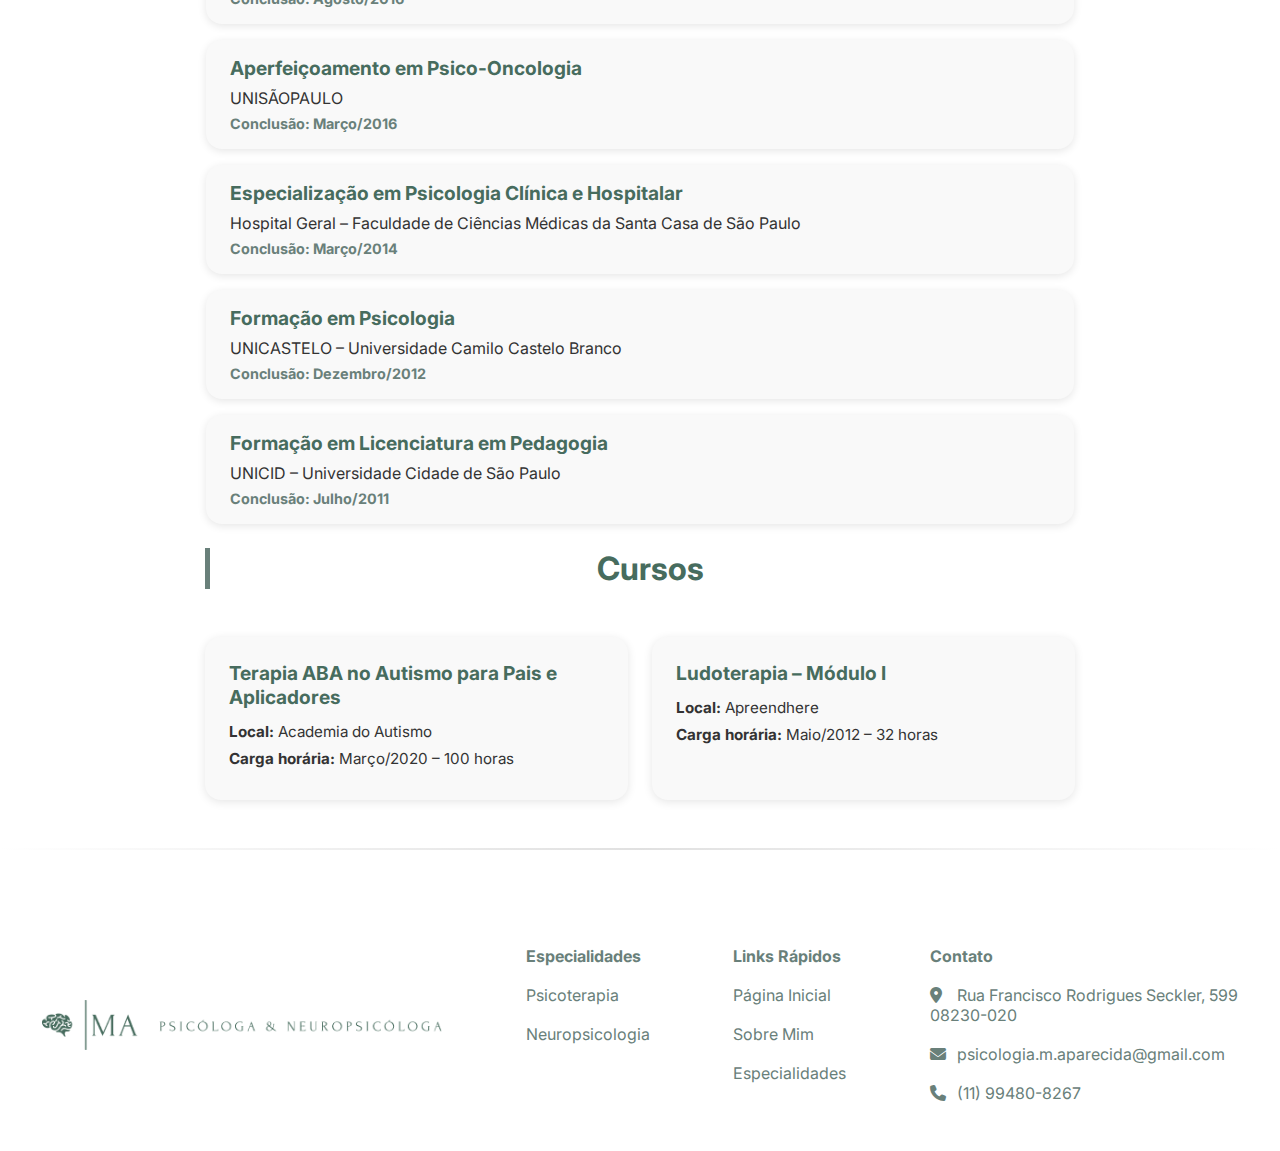
<file: ma-psicologia/src/pages/SobreMim/index.html>
<!DOCTYPE html>
<html lang="en">
    <head>
        <meta charset="UTF-8" />
        <meta name="viewport" content="width=device-width, initial-scale=1.0" />
        <title>MA Psicologia</title>
        <link rel="icon" href="../../assets/icons/logo-only-white.svg" />
        <link
            rel="stylesheet"
            href="https://cdnjs.cloudflare.com/ajax/libs/font-awesome/6.5.0/css/all.min.css"
        />
        <link rel="stylesheet" href="stylesheet.css" />
    </head>
    <body>
        <header>
            <a href="../Home/index.html">
                <img
                    class="header-logo-image"
                    src="../../assets/icons/logo-without-text.svg"
                    alt="Imagem do header"
                />
            </a>
            <nav id="menu">
                <a href="../Home/index.html">Início</a>
                <a
                    onclick="scrollToTop()"
                    href="../QuemSomos/index.html"
                    class="nav-option-active"
                    >Sobre Mim</a
                >
                <div class="dropdown">
                    <button class="dropbtn">
                        Especialidades<i class="fa-solid fa-caret-down"></i>
                    </button>
                    <div class="dropdown-content">
                        <a href="../Psicoterapia/index.html">Psicoterapia</a>
                        <a href="../Neuropsicologia/index.html"
                            >Neuropsicologia</a
                        >
                    </div>
                </div>
                <a href="../Duvidas/index.html">Dúvidas</a>
                <a href="../Home/index.html#invisible-appointment-title"
                    >Contato</a
                >
            </nav>
            <i class="fa-solid fa-bars" id="menu-icon"></i>
        </header>

        <main>
            <a
                href="https://wa.me/5511994808267"
                class="whatsapp-float"
                target="_blank"
                aria-label="Fale no WhatsApp"
            >
                <i class="fa-brands fa-whatsapp"></i>
            </a>
            <section class="about-section" id="about-section-id">
                <div class="about-container">
                    <div class="about-text">
                        <h1 class="section-title">Sobre a Profissional</h1>
                        <p>
                            Atuando com <strong>ética</strong>,
                            <strong>empatia</strong> e
                            <strong>excelência</strong>, a
                            <strong>Sra. Maria Aparecida</strong>, psicóloga
                            formada e especializada, dedica-se ao cuidado
                            integral da saúde mental, oferecendo serviços de
                            psicoterapia e avaliação neuropsicológica para
                            crianças, adolescentes, adultos e idosos.
                        </p>
                        <p>
                            Com uma abordagem <strong>humanizada</strong> e
                            baseada em <strong>evidências científicas</strong>,
                            seu trabalho visa proporcionar acolhimento,
                            orientação e suporte, respeitando a singularidade de
                            cada indivíduo e promovendo o desenvolvimento
                            pessoal e o bem-estar emocional.
                        </p>
                    </div>
                    <!-- <div class="about-image">
                        <img
                            src="../../assets/images/foto-psicologa.jpeg"
                            alt="Foto da psicóloga"
                        />
                    </div> -->
                </div>
            </section>

            <section class="about-section" id="about-section-id">
                <div class="about-container">
                    <div class="about-text">
                        <h1 class="section-title">Qualificações</h1>
                        <ul class="custom-list">
                            <li>
                                Atendimento psicológico em comunidades,
                                consultórios e hospitais atendendo crianças,
                                adolescentes e adultos.
                            </li>
                            <li>
                                Aplicação de dinâmicas em adolescentes e adultos
                                com grau de vulnerabilidade social em ONGS.
                            </li>
                            <li>
                                Programa de sensibilização vocacional, para
                                adultos e jovens que estavam terminando o ensino
                                médio, com a finalidade de ajudar na escolha da
                                carreira profissional.
                            </li>
                            <li>
                                Abordagem: Técnica Cognitiva Comportamental.
                            </li>
                        </ul>
                    </div>
                    <!-- <div class="about-image">
                        <img
                            src="../../assets/images/foto-psicologa.jpeg"
                            alt="Foto da psicóloga"
                        />
                    </div> -->
                </div>
            </section>

            <section class="mission-vision-inline">
                <div class="mission-vision-container">
                    <div class="mv-column">
                        <h2 class="section-title">Missão</h2>
                        <p>
                            Oferecer atendimento psicológico qualificado,
                            promovendo saúde mental, autoconhecimento e
                            qualidade de vida, por meio de intervenções éticas,
                            responsáveis e comprometidas com o bem-estar de cada
                            paciente.
                        </p>
                    </div>
                    <div class="mv-column">
                        <h2 class="section-title">Visão</h2>
                        <p>
                            Ser referência no atendimento psicológico e
                            neuropsicológico, contribuindo para uma sociedade
                            mais consciente da importância da saúde mental, do
                            respeito à diversidade e do cuidado integral à
                            pessoa.
                        </p>
                    </div>
                </div>
            </section>

            <!-- Seção Valores -->
            <section class="valores-section">
                <div class="valores-container">
                    <h2 class="section-title centered">Valores</h2>
                    <div class="valores-grid">
                        <div class="valor-card">
                            <h3>Ética</h3>
                            <p>
                                Atuação pautada no respeito aos direitos humanos
                                e na confidencialidade.
                            </p>
                        </div>
                        <div class="valor-card">
                            <h3>Empatia</h3>
                            <p>Escuta acolhedora, livre de julgamentos.</p>
                        </div>
                        <div class="valor-card">
                            <h3>Excelência</h3>
                            <p>
                                Comprometimento com a constante atualização
                                profissional e científica.
                            </p>
                        </div>
                        <div class="valor-card">
                            <h3>Humanização</h3>
                            <p>
                                Valorização das histórias e singularidades de
                                cada paciente.
                            </p>
                        </div>
                        <div class="valor-card">
                            <h3>Responsabilidade Social</h3>
                            <p>
                                Contribuição para a promoção da saúde mental na
                                comunidade.
                            </p>
                        </div>
                    </div>
                </div>
            </section>

            <section class="experiencia-section">
                <div class="experiencia-container">
                    <h2 class="section-title centered">
                        Experiência Profissional
                    </h2>
                    <div class="experiencia-grid">
                        <div class="experiencia-card">
                            <h3>Consultório Particular e Home Care</h3>
                            <p><strong>Período:</strong> Desde Janeiro/2015</p>
                            <p>
                                <strong>Cargo:</strong> Psicóloga Clínica /
                                Saúde Mental
                            </p>
                            <p>
                                Atendimento psicológico individual e em grupo
                                para adultos, adolescentes e crianças.
                            </p>
                            <p>
                                Abordagem: Terapia Cognitiva Comportamental, com
                                foco em ansiedade, depressão e outros
                                transtornos.
                            </p>
                            <p>
                                Experiência no atendimento a pacientes
                                oncológicos e paliativos.
                            </p>
                        </div>
                        <div class="experiencia-card">
                            <h3>Hospital Santa Paula</h3>
                            <p>
                                <strong>Período:</strong> Setembro/2015 -
                                Março/2016
                            </p>
                            <p>
                                <strong>Cargo:</strong> Pós-graduação.
                                (Aperfeiçoamento) em Psico Oncologia
                            </p>
                            <p>
                                Atuação como psicóloga na área de
                                psico-oncologia.
                            </p>
                            <p>
                                Atendimentos: enfermarias, quimioterapia e
                                úteis. Nas enfermarias foram atendidos pacientes
                                ontológicos, desde o momento do diagnóstico até
                                os cuidados paliativos. No ambulatório de
                                quimioterapia também houve atendimentos
                                direcionados aos pacientes, familiares e
                                acompanhantes.
                            </p>
                            <p>
                                Supervisionados pelos psicólogos responsáveis.
                                Os trabalhos foram realizados junto às equipes
                                multidisciplinares do hospital.
                            </p>
                        </div>
                        <div class="experiencia-card">
                            <h3>HomeClin</h3>
                            <p>
                                <strong>Período:</strong> Abril/2015 -
                                Setembro/2015
                            </p>
                            <p><strong>Cargo:</strong> Psicóloga Clínica</p>
                            <p>
                                Atendimento psicológico individual e grupo,
                                adultos, adolescentes e crianças.
                            </p>
                        </div>
                        <div class="experiencia-card">
                            <h3>PROCEDU - Projeto Educacional Novo Pantanal</h3>
                            <p>
                                <strong>Período:</strong> Novembro/2014 -
                                Maio/2015
                            </p>
                            <p>
                                <strong>Cargo:</strong> Assistente técnico –
                                Psicóloga
                            </p>
                            <p>
                                Atuação como psicóloga da família e do NCI.
                                Elaboração do planejamento semestral e mensal
                                junto a gerencia.
                            </p>
                            <p>
                                Atendimento individual e em grupo, orientações e
                                encaminhamento a serviços da rede sócio
                                assistencial e palestras sócio educativo.
                            </p>
                            <p>
                                Elaboração de cronogramas de atividades,
                                realização de visitas domiciliares para
                                orientação.
                            </p>
                        </div>
                        <div class="experiencia-card">
                            <h3>Santa Casa de Misericórdia de São Paulo</h3>
                            <p>
                                <strong>Período:</strong> Janeiro/2013 -
                                Março/2014
                            </p>
                            <p>
                                <strong>Cargo:</strong> Especialização em
                                Psicologia hospitalar, com ênfase em Hospital
                                Geral. AME.
                            </p>
                            <p>
                                Atendimento psicológico a crianças e
                                adolescentes e familiares conforme a demanda.
                                Atendimento psicológico (psicoterapia) nas
                                enfermarias (pediatria), ou seja, pacientes
                                hospitalizados e familiares (Ambulatório Geral
                                de Pediatria).
                            </p>
                            <p>
                                Atendimento a pacientes com Síndrome de Down.
                                Também atendimento aos pais e familiares da
                                criança (Ambulatório de Especialidades).
                                Atendimento psicológico a criança e familiares
                                junto à equipe multidisciplinar (Ambulatório de
                                Oncologia Infantil). Atendimentos psicológicos,
                                (psicoterapia) realizados em sala (consultório)
                                individual com hora marcada.
                            </p>
                            <p>
                                Atendimento psicológico nas enfermarias, também
                                com pacientes adultos hospitalizados e
                                familiares conforme a demanda.
                            </p>
                        </div>
                    </div>
                </div>
            </section>

            <section class="formacao-section">
                <div class="formacao-container">
                    <h2 class="section-title centered">Formação Acadêmica</h2>
                    <div class="timeline">
                        <div class="timeline-item">
                            <div class="timeline-content">
                                <h3>Especialização em Neuropsicologia</h3>
                                <p>Centro Universitário São Camilo</p>
                                <span>Conclusão: Fevereiro/2024</span>
                            </div>
                        </div>

                        <div class="timeline-item">
                            <div class="timeline-content">
                                <h3>
                                    Especialização em Psicopedagogia Clínica e
                                    Institucional
                                </h3>
                                <p>UNICID – Universidade Cidade de São Paulo</p>
                                <span>Conclusão: Dezembro/2020</span>
                            </div>
                        </div>

                        <div class="timeline-item">
                            <div class="timeline-content">
                                <h3>
                                    Especialização em Saúde Mental para Equipes
                                    Multiprofissionais
                                </h3>
                                <p>UNIP – Universidade Paulista</p>
                                <span>Conclusão: Agosto/2018</span>
                            </div>
                        </div>

                        <div class="timeline-item">
                            <div class="timeline-content">
                                <h3>
                                    Especialização em Terapia
                                    Cognitivo-Comportamental
                                </h3>
                                <p>UNIP – Universidade Paulista</p>
                                <span>Conclusão: Agosto/2016</span>
                            </div>
                        </div>

                        <div class="timeline-item">
                            <div class="timeline-content">
                                <h3>Aperfeiçoamento em Psico-Oncologia</h3>
                                <p>UNISÃOPAULO</p>
                                <span>Conclusão: Março/2016</span>
                            </div>
                        </div>

                        <div class="timeline-item">
                            <div class="timeline-content">
                                <h3>
                                    Especialização em Psicologia Clínica e
                                    Hospitalar
                                </h3>
                                <p>
                                    Hospital Geral – Faculdade de Ciências
                                    Médicas da Santa Casa de São Paulo
                                </p>
                                <span>Conclusão: Março/2014</span>
                            </div>
                        </div>

                        <div class="timeline-item">
                            <div class="timeline-content">
                                <h3>Formação em Psicologia</h3>
                                <p>
                                    UNICASTELO – Universidade Camilo Castelo
                                    Branco
                                </p>
                                <span>Conclusão: Dezembro/2012</span>
                            </div>
                        </div>

                        <div class="timeline-item">
                            <div class="timeline-content">
                                <h3>Formação em Licenciatura em Pedagogia</h3>
                                <p>UNICID – Universidade Cidade de São Paulo</p>
                                <span>Conclusão: Julho/2011</span>
                            </div>
                        </div>
                    </div>
                </div>
            </section>

            <section class="cursos-section">
                <div class="cursos-container">
                    <h2 class="section-title centered">Cursos</h2>
                    <div class="cursos-grid">
                        <div class="curso-card">
                            <h3>
                                Terapia ABA no Autismo para Pais e Aplicadores
                            </h3>
                            <p><strong>Local:</strong> Academia do Autismo</p>
                            <p>
                                <strong>Carga horária:</strong> Março/2020 – 100
                                horas
                            </p>
                        </div>

                        <div class="curso-card">
                            <h3>Ludoterapia – Módulo I</h3>
                            <p><strong>Local:</strong> Apreendhere</p>
                            <p>
                                <strong>Carga horária:</strong> Maio/2012 – 32
                                horas
                            </p>
                        </div>
                    </div>
                </div>
            </section>
        </main>

        <div class="section-divider"></div>

        <footer>
            <img src="../../assets/icons/logo-horizontal.png" alt="logo" />
            <div class="services-footer">
                <p><strong>Especialidades</strong></p>
                <a href="../Psicoterapia/index.html">Psicoterapia</a>
                <a href="../Neuropsicologia/index.html">Neuropsicologia</a>
            </div>
            <div class="fast-links-footer">
                <p><strong>Links Rápidos</strong></p>
                <a href="../Home/index.html">Página Inicial</a>
                <a href="../QuemSomos/index.html">Sobre Mim</a>
                <a href="../Home/index.html#services-title-id"
                    >Especialidades</a
                >
            </div>
            <div class="contact-footer">
                <p><strong>Contato</strong></p>
                <a
                    href="https://www.google.com/maps?ll=-23.526862,-46.4555&z=13&t=m&hl=pt-BR&gl=BR&mapclient=embed&q=R.+Francisco+Rodrigues+Seckler,+599+-+Vila+Taquari+S%C3%A3o+Paulo+-+SP+08230-020"
                    target="_blank"
                    style="text-decoration: none; color: inherit"
                >
                    <i class="fa-solid fa-location-dot"></i>Rua Francisco
                    Rodrigues Seckler, 599
                    <br />
                    08230-020
                </a>

                <p>
                    <i class="fa-solid fa-envelope"></i
                    >psicologia.m.aparecida@gmail.com
                </p>
                <a
                    href="https://wa.me/5511994808267"
                    target="_blank"
                    style="text-decoration: none; color: inherit"
                >
                    <i class="fa-solid fa-phone"></i>(11) 99480-8267
                </a>
            </div>
        </footer>
    </body>
    <script src="script.js"></script>
</html>
</file>
<file: ma-psicologia/src/pages/Home/stylesheet.css>
@import url('https://fonts.googleapis.com/css2?family=Inter:ital,opsz,wght@0,14..32,100..900;1,14..32,100..900&family=Montserrat:ital,wght@0,100..900;1,100..900&display=swap');

:root {
    --green-light: #69807a;
    --green-dark: #476c5e;
    --white-basic: #ffffff;
    --gray-basic: #f0f2f1;

    /* Unidades relativas para responsividade */
    --font-size-base: 1rem;
    --spacing-unit: 1rem;
    --radius-lg: 3rem;
    --radius-md: 1rem;
    --radius-sm: 0.5rem;
}

* {
    padding: 0;
    margin: 0;
    box-sizing: border-box;
    font-family: 'Inter';
}

body {
    background-color: var(--green-light);
    font-size: var(--font-size-base);
}

html {
    scroll-behavior: smooth;
}

main {
    display: flex;
    flex-direction: column;
    align-items: center;
    height: min-content;
}

/* Header */
#header {
    display: flex;
    justify-content: center;
    align-items: center;
    flex-wrap: wrap;
    width: 100%;
    position: sticky;
    top: 0;
    z-index: 1000;
    background-color: var(--green-light);
    transition: box-shadow 0.3s ease;
}

#menu {
    transition: max-height 0.3s ease, opacity 0.3s ease, transform 0.3s ease;
}

#header.scrolled {
    box-shadow: 0 2px 8px rgba(0, 0, 0, 0.5);
}

.header-logo-image {
    width: 7.5rem;
    height: auto;
    cursor: pointer;
}

header i.fa-bars {
    display: none;
    color: var(--white-basic);
    font-size: 2rem;
    cursor: pointer;
}

nav {
    display: flex;
    align-items: center;
    flex-direction: row;
    gap: 2rem;
    padding: 2rem;
    color: var(--white-basic);
}

nav a {
    cursor: pointer;
    padding: 0.3rem;
    text-decoration: none;
    color: var(--gray-basic);
    border-radius: var(--radius-sm);
    transition: all 0.2s ease-in-out;
    font-weight: 500;
}

nav a:hover {
    background-color: var(--white-basic);
    color: var(--green-dark);
    text-shadow: 0 0 1px var(--green-dark);
}

.nav-option-active {
    background-color: var(--white-basic);
    color: var(--green-dark);
    text-shadow: 0 0 1px var(--green-dark);
    cursor: pointer;
}

.dropdown {
    position: relative;
    display: inline-block;
}

.dropbtn {
    background: none;
    border: none;
    color: var(--gray-basic);
    cursor: pointer;
    font-size: 1rem;
    font-weight: 500;
    padding: 0.5rem;
    display: flex;
    justify-content: center;
    gap: 10px;
    position: relative;
    z-index: 1000;
    align-items: center;
    border-radius: var(--radius-sm);
    transition: all 0.2s ease-in-out;
}

.dropbtn:hover {
    background-color: var(--white-basic);
    color: var(--green-dark);
    text-shadow: 0 0 1px var(--green-dark);
}

.dropdown-content {
    opacity: 0;
    visibility: hidden;
    position: absolute;
    top: 100%;
    left: 0;
    background-color: var(--white-basic);
    min-width: 160px;
    box-shadow: 0px 8px 16px rgba(0, 0, 0, 0.1);
    z-index: 1;
    border-radius: var(--radius-sm);
    flex-direction: column;
    transform: translateY(-20px);
    transition: opacity 0.3s ease, transform 0.3s ease,
        visibility 0s linear 0.3s;
    display: flex;
}

.dropdown-content a {
    color: var(--green-dark);
    padding: 12px 16px;
    text-decoration: none;
    border-radius: 0;
    display: block;
}

.dropdown-content a:hover {
    background-color: var(--green-dark);
    color: var(--white-basic);
    border-radius: 6px;
}

.dropdown.show .dropdown-content {
    opacity: 1;
    visibility: visible;
    transform: translateY(0);
    transition: opacity 0.3s ease, transform 0.3s ease, visibility 0s;
}

.whatsapp-float {
    position: fixed;
    bottom: 100px;
    right: 20px;
    width: 60px;
    height: 60px;
    z-index: 1000;
    background-color: #25d366;
    border-radius: 50%;
    box-shadow: 0 4px 8px rgba(0, 0, 0, 0.3);
    display: flex;
    justify-content: center;
    align-items: center;
    transition: opacity 0.3s;
    text-decoration: none;
    color: var(--gray-basic);
    font-size: calc(var(--font-size-base) * 2);
}

.whatsapp-float img {
    width: 30px;
    height: 30px;
}

.whatsapp-float.hidden {
    opacity: 0;
    pointer-events: none;
}

.landing-section {
    display: flex;
    justify-content: space-between;
    align-items: center;
    color: var(--white-basic);
    width: 90%;
    gap: var(--spacing-unit);
    margin: 20px;
}

.landing-section h1 {
    font-size: 3rem;
    margin-bottom: 1.5rem;
}

.landing-section h2 {
    font-size: 1.5rem;
    margin-bottom: 2.5rem;
}

.landing-section i {
    font-size: 2rem;
}

.landing-section button {
    display: flex;
    justify-content: center;
    align-items: center;
    gap: 20px;
    width: 100%;
    max-width: 16rem;
    height: 4rem;
    border: none;
    border-radius: var(--radius-lg);
    color: var(--green-light);
    font-weight: bold;
    font-size: 1rem;
    cursor: pointer;
    transition: all 0.2s ease-in-out;
}

.landing-section button:hover {
    transform: scale(1.05);
}

.landing-section img {
    width: 100%;
    max-width: 60rem;
}

.white-background {
    background-color: var(--white-basic);
    width: 95%;
    border-radius: var(--radius-lg);
    display: flex;
    flex-direction: column;
    align-items: center;
    gap: 6rem;
    padding: 5rem 0;
    height: auto;
}

/* CARROSSEL */
.carousel-section {
    display: flex;
    align-items: start;
    width: 85%;
    flex-wrap: wrap;
    gap: 20px;
}

.carousel-text {
    flex: 1 1 300px;
    padding-right: 50px;
    hyphens: auto;
    -webkit-hyphens: auto;
}

.carousel-title {
    color: var(--green-dark);
    font-weight: bold;
    font-size: calc(var(--font-size-base) * 2);
    margin-bottom: 20px;
}

.carousel-info {
    color: var(--green-light);
    font-size: calc(var(--font-size-base) * 1.5);
    line-height: calc(var(--font-size-base) * 2.5);
    text-align: justify;
    width: 100%;
}

/* Carrossel */
.carousel {
    width: 100%;
    max-width: 600px;
    aspect-ratio: 3 / 2;
    overflow: hidden;
    border-radius: 10px;
    box-shadow: 0 0 10px #000;
    position: relative;
}

.carousel-images {
    display: flex;
    height: 100%;
    transition: transform 0.5s ease-in-out;
}

.carousel-images img {
    flex: 0 0 100%;
    height: 100%;
    object-fit: cover;
}

/* FIM CARROSSEL */

.services-section {
    display: flex;
    flex-direction: column;
    gap: 2.5rem;
}

.services-title {
    display: flex;
    flex-direction: column;
    gap: 20px;
    color: var(--green-dark);
    font-size: calc(var(--font-size-base) * 1.3);
    text-align: center;
}

.especialidades-slogan-text {
    text-align: center;
    font-size: calc(var(--font-size-base) * 1.5);
    font-weight: 400;
    margin: 15px;
    margin-top: -5px;
}

.services-cards {
    display: flex;
    flex-wrap: wrap;
    gap: 2rem;
    justify-content: center;
}

.service-card {
    display: flex;
    flex-direction: column;
    width: 100%;
    max-width: 300px;
    height: 420px;
    border-radius: var(--radius-md);
    border: 1px solid rgba(0, 0, 0, 0.51);
    box-shadow: 0 5px 4px 1px rgba(0, 0, 0, 0.25);
    cursor: pointer;
    transition: all 0.2s ease-in-out;
}

.service-card:hover {
    transform: scale(1.05);
}

.service-card img {
    width: 100%;
    border-top-right-radius: 30px;
    border-top-left-radius: 30px;
}

.service-card-text {
    display: flex;
    flex-direction: column;
    justify-content: space-between;
    color: var(--green-dark);
    border-top: 1px solid rgba(0, 0, 0, 0.282);
    flex: 1;
    padding: 1rem;
}

.service-card-text p {
    text-align: center;
    line-height: 1.5rem;
    white-space: normal;
    overflow-wrap: break-word;
}

.service-card-text i {
    text-align: left;
    font-weight: 250;
}

.duvidas {
    width: 100%;
    text-align: center;
}

.duvidas-title {
    color: var(--green-dark);
    font-size: calc(var(--font-size-base) * 2);
    font-weight: bold;
    margin-bottom: 30px;
}

.ver-mais-duvidas {
    position: relative;
    color: var(--green-dark);
    font-size: calc(var(--font-size-base) * 1.2);
    font-weight: bold;
    cursor: pointer;
    width: fit-content;
    margin: auto;
    text-decoration: none;
}

.ver-mais-duvidas::after {
    content: '';
    position: absolute;
    left: 0;
    bottom: -2px;
    width: 0%;
    height: 2px;
    background-color: var(--green-dark);
    transition: width 0.3s ease;
}

.ver-mais-duvidas:hover::after {
    width: 100%;
}

.carrossel-wrapper {
    position: relative;
    max-width: 90%;
    height: 300px;
    margin: auto;
    overflow-y: scroll;
    border-radius: var(--radius-sm);
    border: 1px solid var(--green-light);
    box-shadow: inset 0 0 10px rgba(0, 0, 0, 0.5);
}

.carrossel {
    display: flex;
    flex-direction: column;
    transition: transform 0.4s ease-in-out;
    gap: 20px;
}

.depoimento {
    flex: 1;
    display: flex;
    flex-direction: column;
    align-items: start;
    box-sizing: border-box;
    padding: 20px;
    margin: 10px;
    background: white;
    border-radius: 10px;
    box-shadow: 0 2px 6px rgba(0, 0, 0, 0.5);
    font-style: italic;
}

.depoimento img {
    width: 50px;
    height: 50px;
    object-fit: cover;
    border-radius: 50%;
}

.depoimento-info {
    display: flex;
    align-items: center;
    gap: 20px;
    margin-bottom: 20px;
}

.seta {
    position: absolute;
    top: 50%;
    transform: translateY(-50%);
    color: var(--green-dark);
    border: 1px solid var(--green-dark);
    font-size: 24px;
    padding: 10px 15px;
    border-radius: 15%;
    cursor: pointer;
    z-index: 2;
}

.seta.esquerda {
    left: 10px;
}

.seta.direita {
    right: 10px;
}

.faq {
    max-width: 900px;
    margin: auto;
}

.container {
    background-color: white;
    color: black;
    border-radius: 20px;
    box-shadow: 0 5px 10px 0 rgb(0, 0, 0, 0.25);
    margin: 20px 0;
}

.question {
    font-size: 1.2rem;
    font-weight: 600;
    padding: 20px 80px 20px 20px;
    position: relative;
    display: flex;
    align-items: center;
    cursor: pointer;
    color: var(--green-dark);
}

.question::after {
    content: '\002B';
    font-size: 2.2rem;
    position: absolute;
    right: 20px;
    transition: 0.2s;
}

.question.active::after {
    transform: rotate(45deg);
}

.answercont {
    max-height: 0;
    overflow: hidden;
    transition: 0.3s;
    color: var(--green-light);
}

.answer {
    padding: 0 20px 20px;
    line-height: 1.5rem;
}

.appointment-section {
    display: flex;
    flex-direction: column;
    justify-content: center;
    gap: 2rem;
    width: 100%;
    min-height: 60vh;
    color: var(--white-basic);
    padding: 2rem;
}

.appointment-title {
    text-align: center;
    font-size: calc(var(--font-size-base) * 1.5);
}

.appointment-title h3 {
    margin-bottom: 1rem;
    font-size: 2.5rem;
}

.appointment-content {
    background-color: var(--white-basic);
    color: var(--green-light);
    border-radius: var(--radius-lg);
    display: flex;
    flex-wrap: wrap;
    padding: 2rem 3rem;
    width: 80%;
    max-width: 1100px;
    margin: 0 auto;
    box-sizing: border-box;
}

.appointment-text {
    flex: 1;
    min-width: 280px;
    max-width: 400px;
    display: flex;
    flex-direction: column;
    justify-content: space-between;
    gap: 1.5rem;
    padding: 0;
}

.appointment-info {
    display: flex;
    flex-direction: column;
    gap: 1rem;
}

.maria-info {
    font-size: 1rem;
    font-weight: bold;
    margin-bottom: 1rem;
}

.contact-info {
    display: flex;
    flex-direction: column;
    color: var(--green-light);
    gap: 1.2rem;
}

.contact-info i {
    width: 1.2rem;
    margin-right: 0.5rem;
}

.contact-info p {
    display: flex;
    align-items: center;
    gap: 0.5rem;
    margin-bottom: 0.5rem;
}

.text-link {
    all: unset;
    color: inherit;
    text-decoration: none;
    cursor: pointer;
    display: inline;
}

.text-link:hover {
    text-decoration: underline;
}

.appointment-section a,
.landing-section a {
    background-color: var(--green-dark);
    display: flex;
    align-items: center;
    justify-content: center;
    gap: 10px;
    bottom: 0;
    left: 0;
    width: 100%;
    max-width: 16rem;
    height: 4rem;
    border: none;
    border-radius: var(--radius-lg);
    color: var(--gray-basic);
    font-weight: bold;
    font-size: 1rem;
    cursor: pointer;
    transition: all 0.2s ease-in-out;
    box-shadow: 0px 0px 10px 2px rgba(0, 0, 0, 0.474);
    text-decoration: none;
}

.appointment-section a:hover,
.landing-section a:hover {
    transform: scale(1.05);
}

.appointment-section a i {
    font-size: 2rem;
    margin-right: 10px;
}

.map {
    flex: 1;
    width: 100%;
    border-radius: var(--radius-lg);
    overflow: hidden;
}

.map iframe {
    width: 100%;
    height: 100%;
    min-height: 350px;
    border: 0;
}

footer {
    background-color: var(--white-basic);
    display: flex;
    gap: 2rem;
    flex-wrap: wrap;
    justify-content: space-around;
    align-items: start;
    padding: 3rem 1rem;
}

footer img {
    align-self: center;
    max-width: 400px;
}

.services-footer,
.fast-links-footer,
.contact-footer {
    display: flex;
    flex-direction: column;
    color: var(--green-light);
    gap: 1.2rem;
}

.services-footer a,
.fast-links-footer a {
    text-decoration: none;
    color: var(--green-light);
}

.contact-footer i {
    width: 1.2rem;
    margin-right: 0.5rem;
}

#invisible-appointment-title {
    width: 10px;
    height: 10px;
}

.contact-footer p {
    display: flex;
    align-items: center;
    gap: 0.5rem;
    margin-bottom: 0.5rem;
}

@media (max-width: 1024px) {
    .landing-section h1 {
        font-size: 2rem;
        margin-bottom: 2.5rem;
    }

    .landing-section h2 {
        font-size: 1rem;
        margin-bottom: 3rem;
    }

    .landing-section i {
        font-size: 1rem;
    }

    .landing-section a {
        height: min-content;
        padding: 15px;
    }

    .carousel-section {
        width: 90%;
    }

    .carousel-info {
        font-size: 1.5rem;
        line-height: 2rem;
    }

    .appointment-content {
        width: 90%;
    }
}

@media (max-width: 768px) {
    #header {
        padding: 0 30px;
        justify-content: space-between;
    }

    #header i.fa-bars {
        display: block;
    }

    nav {
        max-height: 0;
        opacity: 0;
        overflow: hidden;
        transition: max-height 0.4s ease, opacity 0.2s ease;
        flex-direction: column;
        position: absolute;
        top: 100%;
        left: 0;
        background-color: var(--green-light);
        width: 100%;
        gap: 10px;
        pointer-events: none;
    }

    nav.active {
        max-height: 500px;
        opacity: 1;
        box-shadow: 0px 70px 50px 20px rgba(0, 0, 0, 0.315);
        pointer-events: all;
        overflow: visible;
    }

    main {
        gap: 5rem;
    }

    .landing-section div {
        margin-top: 70px;
        display: flex;
        flex-direction: column;
        align-items: center;
        text-align: center;
        justify-content: center;
        flex-wrap: wrap;
    }

    .landing-section img {
        display: none;
    }

    .carousel-section {
        flex-direction: column;
        gap: 30px;
    }

    .carousel {
        width: 100%;
        object-fit: cover;
    }

    .carousel-text {
        width: 100%;
        padding: 0;
        text-align: center;
    }

    .appointment-content {
        width: 100%;
        justify-content: center;
        align-items: center;
        text-align: center;
        padding: 1.5rem;
        gap: 30px;
    }

    .appointment-text {
        align-items: center;
        width: 100%;
    }

    .contact-info p {
        display: block;
    }

    footer img {
        width: 100%;
    }

    .duvidas {
        margin-top: -50px;
    }

    .white-background {
        width: 95%;
        padding: 1rem;
    }

    .question {
        text-align: start;
    }

    .appointment-section {
        margin-top: -4rem;
    }
}

@media (max-width: 550px) {
    .appointment-content {
        flex-direction: column;
    }

    .carousel-info {
        text-align: justify;
        width: auto;
        font-size: 20px;
    }
}

@media (max-width: 400px) {
    .maria-info {
        margin-top: 15px;
    }

    .appointment-content {
        display: flex;
        flex-direction: column;
        align-items: center;
        justify-content: center;
        text-align: center;
        font-size: 15px;
        padding: 0 10px;
        box-sizing: border-box;
    }

    .contact-info {
        gap: 3px;
    }

    .appointment-text,
    .map {
        width: 100%;
        max-width: 320px;
        margin: 0 auto 20px auto;
    }

    .agendar-button {
        margin-top: 10px;
        width: 100%;
        max-width: 300px;
    }

    .map iframe {
        border-radius: 12px;
    }
}

@media (max-width: 320px) {
    body {
        overflow-x: hidden;
    }

    .maria-info {
        margin-top: 15px;
        width: 220px;
        padding: 0 10px;
        align-items: center;
    }

    .appointment-content {
        display: flex;
        flex-direction: column;
        align-items: center;
        justify-content: center;
        text-align: center;
        font-size: 14px;
        padding: 0 10px;
        box-sizing: border-box;
        width: 100%;
    }

    .contact-info {
        gap: 3px;
        width: 220px;
        padding: 0 10px;
        align-items: center;
        justify-content: center;
        position: relative;
        box-sizing: border-box;
    }

    .appointment-text,
    .map {
        width: 100%;
        max-width: 100%;
        margin: 0 auto 20px auto;
        padding: 0 10px;
        box-sizing: border-box;
    }

    .agendar-button {
        margin-top: 10px;
        width: 100%;
        max-width: 280px;
        padding: 12px 16px;
        font-size: 14px;
        box-sizing: border-box;
    }

    .map iframe {
        width: 100%;
        height: auto;
        border-radius: 12px;
        box-sizing: border-box;
    }
}

@media (hover: hover) {
    nav a:hover {
        background-color: var(--white-basic);
        color: var(--green-dark);
        text-shadow: 0 0 1px var(--green-dark);
    }
}
</file>
<file: ma-psicologia/src/pages/Neuropsicologia/stylesheet.css>
@import url('https://fonts.googleapis.com/css2?family=Inter:ital,opsz,wght@0,14..32,100..900;1,14..32,100..900&family=Montserrat:ital,wght@0,100..900;1,100..900&display=swap');

/* Variáveis Globais */
:root {
    --green-light: #69807a;
    --green-dark: #476c5e;
    --white-basic: #ffffff;
    --gray-basic: #f0f2f1;
    --font-size-base: 1rem;
    --spacing-unit: 1rem;
    --radius-lg: 3rem;
    --radius-md: 1rem;
    --radius-sm: 0.5rem;
}

/* Configurações globais */
* {
    padding: 0;
    margin: 0;
    box-sizing: border-box;
    font-family: 'Inter';
}

/* Header */
header {
    display: flex;
    justify-content: center;
    align-items: center;
    flex-wrap: wrap;
    width: 100%;
    position: sticky;
    top: 0;
    z-index: 1000;
    background-color: var(--green-light);
    box-shadow: 0 10px 20px rgba(0, 0, 0, 0.3);
}

.header-logo-image {
    width: 7.5rem;
    height: auto;
    cursor: pointer;
}

header i.fa-bars {
    display: none;
    color: var(--white-basic);
    font-size: 2rem;
    cursor: pointer;
}

/* Menu */
nav {
    display: flex;
    justify-content: center;
    align-items: center;
    flex-direction: row;
    gap: 2rem;
    padding: 2rem;
    color: var(--white-basic);
}

nav a {
    cursor: pointer;
    padding: 0.3rem;
    text-decoration: none;
    color: var(--gray-basic);
    border-radius: var(--radius-sm);
    transition: all 0.2s ease-in-out;
    font-weight: 500;
}
nav a, .dropdown {
    position: relative;
    display: inline-block;
}

/* Botão do dropdown */
.dropbtn {
    background: none;
    border: none;
    color: var(--gray-basic);
    cursor: pointer;
    font-size: 1rem;
    padding: 0.5rem;
    display: flex;
    justify-content: center;
    gap: 10px;
    position: relative;
    z-index: 1000;
    align-items: center;
    border-radius: var(--radius-sm);
    transition: all 0.2s ease-in-out;
}

.dropbtn:hover {
    background-color: var(--white-basic);
    color: var(--green-dark);
    text-shadow: 0 0 1px var(--green-dark);
}

.dropdown-content {
    opacity: 0;
    visibility: hidden;
    position: absolute;
    top: 100%;
    left: 0;
    background-color: var(--white-basic);
    min-width: 160px;
    box-shadow: 0px 8px 16px rgba(0, 0, 0, 0.1);
    z-index: 1;
    border-radius: var(--radius-sm);
    flex-direction: column;
    transform: translateY(-20px);
    transition: opacity 0.3s ease, transform 0.3s ease,
        visibility 0s linear 0.3s;
    display: flex;
}

.dropdown-content a {
    color: var(--green-dark);
    padding: 12px 16px;
    text-decoration: none;
    border-radius: 0;
    display: block;
}

.dropdown-content a:hover,
.dropdown-content a.active {
    background-color: var(--green-dark);
    color: var(--white-basic);
    border-radius: 6px;
}

.dropdown.show .dropdown-content {
    opacity: 1;
    visibility: visible;
    transform: translateY(0);
    transition: opacity 0.3s ease, transform 0.3s ease, visibility 0s;
}

.whatsapp-float {
    position: fixed;
    bottom: 100px;
    right: 20px;
    width: 60px;
    height: 60px;
    z-index: 1000;
    background-color: #25d366;
    border-radius: 50%;
    box-shadow: 0 4px 8px rgba(0, 0, 0, 0.3);
    display: flex;
    justify-content: center;
    align-items: center;
    transition: opacity 0.3s;
    text-decoration: none;
    color: var(--gray-basic);
    font-size: calc(var(--font-size-base) * 2);
}

.whatsapp-float img {
    width: 30px;
    height: 30px;
}

.whatsapp-float.hidden {
    opacity: 0;
    pointer-events: none;
}

/* Conteúdo Principal */
.content {
    display: flex;
    flex-direction: column;
    justify-content: center;
    align-items: center;
    text-align: center;
    padding: 4rem 2rem;
    min-height: 30vh;
    background-color: var(--white-basic);
    color: pink;
}

/* Seção com duas colunas */
.content-two-columns {
    display: flex;
    align-items: center;
    justify-content: center;
    flex-wrap: wrap;
    gap: 3rem;
    padding: 4rem 2rem;
    max-width: 1200px;
    margin: 0 auto;
}

/* Coluna de texto principal */
.text-column {
    flex: 1;
    min-width: 300px;
    max-width: 800px;
    margin: 0 auto;
    padding: 0 1rem;
}

.text-column h1 {
    font-size: 2.8rem;
    margin-bottom: 1.2rem;
    color: var(--green-dark);
    font-weight: 700;
    text-align: center;
    line-height: 1.3;
}

.text-column h2 {
    font-size: 1.8rem;
    margin: 2.5rem 0 1rem;
    color: var(--green-light);
    font-weight: 700;
    border-left-width: 5px;
    border-left-style: solid;
    border-left-color: var(--green-light);
    padding-left: 1rem;
    line-height: 1.3;
    transition: border-left-width 0.3s ease;
}

.text-column h2:hover {
    border-left: 10px solid var(--green-light);
}

.text-column p,
.psicoterapia-content-text p {
    font-size: 1.1rem;
    color: #333;
    line-height: 1.75;
    margin-bottom: 1.2rem;
    max-width: 800px;
}

/* Div de imagem */
.image-column {
    flex: 1;
    min-width: 300px;
    max-width: 600px;
}

.image-column img {
    width: 100%;
    height: auto;
    border-radius: 16px;
    box-shadow: 0 8px 20px rgba(0, 0, 0, 0.1);
    object-fit: cover;
}

/* div lista personalizada */
.custom-list {
    list-style: none;
    padding-left: 0;
}

.inline-image {
    width: 100%;
    max-width: 100%;
    height: auto;
    max-height: 450px;
    object-fit: cover;
    border-radius: var(--radius-lg);
    margin: 3rem 0;
    box-shadow: 0 10px 30px rgba(0, 0, 0, 0.1);
}

.custom-list li {
    background: #f9f9f9;
    padding: 0.8rem 1rem 0.8rem 2rem;
    margin-bottom: 0.8rem;
    border-radius: var(--radius-sm);
    box-shadow: 0 2px 4px rgba(0, 0, 0, 0.04);
    position: relative;
    line-height: 1.6;
}

.custom-list li::before {
    content: '✔';
    font-size: 1rem;
    color: var(--green-light);
    position: absolute;
    left: 0.8rem;
    top: 50%;
    transform: translateY(-50%);
}

.custom-list ul {
    margin: 0.5rem 0;
    padding-left: 1.4rem;
}

.custom-list ul li::before {
    content: '–';
    color: #666;
}

/* divisor visual */
.section-divider {
    width: 100%;
    height: 2px;
    margin: 3rem 0;
    background: linear-gradient(to right, transparent, #ccc, transparent);
    opacity: 0.6;
}

/* footer */
footer {
    background-color: var(--white-basic);
    display: flex;
    gap: 2rem;
    flex-wrap: wrap;
    justify-content: space-around;
    align-items: start;
    padding: 3rem 1rem;
}

footer img {
    align-self: center;
    max-width: 400px;
}

.services-footer,
.fast-links-footer,
.contact-footer {
    display: flex;
    flex-direction: column;
    color: var(--green-light);
    gap: 1.2rem;
}

.services-footer a,
.fast-links-footer a {
    text-decoration: none;
    color: var(--green-light);
}

.contact-footer i {
    width: 1.2rem;
    margin-right: 0.5rem;
}

/* responsividade */
@media (max-width: 768px) {
    header {
        padding: 0 30px;
        justify-content: space-between;
    }

    header i.fa-bars {
        display: block;
    }

    nav {
        flex-direction: column;
        position: absolute;
        top: 100%;
        left: 0;
        width: 100%;
        background-color: var(--green-light);
        gap: 10px;
        max-height: 0;
        opacity: 0;
        overflow: hidden;
        transition: max-height 0.4s ease, opacity 0.2s ease;
        pointer-events: none;
    }

    nav.active {
        max-height: 500px;
        opacity: 1;
        box-shadow: 0px 70px 50px 20px rgba(0, 0, 0, 0.315);
        pointer-events: all;
        overflow: visible;
    }

    nav a {
        width: 100%;
        text-align: center;
    }

    .text-column h1 {
        font-size: 2rem;
    }

    .text-column h2 {
        font-size: 1.5rem;
        text-align: center;
        border-left: none;
        padding-left: 0;
    }

    .custom-list li {
        font-size: 1rem;
    }

    .content-two-columns {
        flex-direction: column;
        gap: 2rem;
    }

    footer img {
        width: 100%;
    }

    .psicoterapia-content-text p {
        font-size: 1rem;
        padding: 0 1rem;
    }
}

@media (max-width: 480px) {
    .text-column h1 {
        font-size: 1.8rem;
    }

    .text-column h2 {
        font-size: 1.2rem;
    }
}

@media (hover: hover) {
    nav a:hover {
        background-color: var(--white-basic);
        color: var(--green-dark);
        text-shadow: 0 0 1px var(--green-dark);
    }
}
</file>
<file: ma-psicologia/src/pages/Psicoterapia/stylesheet.css>
@import url("https://fonts.googleapis.com/css2?family=Inter:ital,opsz,wght@0,14..32,100..900;1,14..32,100..900&family=Montserrat:ital,wght@0,100..900;1,100..900&display=swap");

/* Variáveis globais */
:root {
    --green-light: #69807a;
    --green-dark: #476c5e;
    --white-basic: #ffffff;
    --gray-basic: #f0f2f1;
    --font-size-base: 1rem;
    --spacing-unit: 1rem;
    --radius-lg: 3rem;
    --radius-md: 1rem;
    --radius-sm: 0.5rem;
}

/* Configurações globais */
* {
    padding: 0;
    margin: 0;
    box-sizing: border-box;
    font-family: "Inter";
}

/* Header */
header {
    display: flex;
    justify-content: center;
    align-items: center;
    flex-wrap: wrap;
    width: 100%;
    position: sticky;
    top: 0;
    z-index: 1000;
    background-color: var(--green-light);
    box-shadow: 0 10px 20px rgba(0, 0, 0, 0.3);
}

.header-logo-image {
    width: 7.5rem;
    height: auto;
    cursor: pointer;
}

header i.fa-bars {
    display: none;
    color: var(--white-basic);
    font-size: 2rem;
    cursor: pointer;
}

/* Menu do header */
nav {
    display: flex;
    justify-content: center;
    align-items: center;
    flex-direction: row;
    gap: 2rem;
    padding: 2rem;
    color: var(--white-basic);
}

nav a {
    cursor: pointer;
    padding: 0.3rem;
    text-decoration: none;
    color: var(--gray-basic);
    border-radius: var(--radius-sm);
    transition: all 0.2s ease-in-out;
    font-weight: 500;
}

nav a:hover {
    background-color: var(--white-basic);
    color: var(--green-dark);
    text-shadow: 0 0 1px var(--green-dark);
}

.dropdown {
    position: relative;
    display: inline-block;
}

/* Botão do dropdown */
.dropbtn {
    background: none;
    border: none;
    color: var(--gray-basic);
    cursor: pointer;
    font-size: 1rem;
    padding: 0.5rem;
    display: flex;
    justify-content: center;
    gap: 10px;
    position: relative;
    z-index: 1000;
    align-items: center;
    border-radius: var(--radius-sm);
    transition: all 0.2s ease-in-out;
}

.dropbtn:hover {
    background-color: var(--white-basic);
    color: var(--green-dark);
    text-shadow: 0 0 1px var(--green-dark);
}

.dropdown-content {
    opacity: 0;
    visibility: hidden;
    position: absolute;
    top: 100%;
    left: 0;
    background-color: var(--white-basic);
    min-width: 160px;
    box-shadow: 0px 8px 16px rgba(0, 0, 0, 0.1);
    z-index: 1;
    border-radius: var(--radius-sm);
    flex-direction: column;
    transform: translateY(-20px);
    transition: opacity 0.3s ease, transform 0.3s ease, visibility 0s linear 0.3s;
    display: flex;
}

.dropdown-content a {
    color: var(--green-dark);
    padding: 12px 16px;
    text-decoration: none;
    border-radius: 0;
    display: block;
}

.dropdown-content a:hover {
    background-color: var(--green-dark);
    color: var(--white-basic);
}

.dropdown.show .dropdown-content {
    opacity: 1;
    visibility: visible;
    transform: translateY(0);
    transition: opacity 0.3s ease, transform 0.3s ease, visibility 0s;
}

/* Conteúdo principal da página */
.content {
    display: flex;
    flex-direction: column;
    justify-content: center;
    align-items: center;
    text-align: center;
    padding: 4rem 2rem;
    min-height: 30vh;
    background-color: #ffffff;
    color: pink;
    font-family: "Helvetica Neue", Helvetica, Arial, sans-serif;
}

/* Seção com duas colunas */
.content-two-columns {
    display: flex;
    align-items: center;
    justify-content: center;
    gap: 3rem;
    padding: 4rem 2rem;
    max-width: 1200px;
    margin: 0 auto;
    flex-wrap: wrap;
}

/* Coluna de Texto */
.text-column {
    flex: 1;
    min-width: 300px;
    max-width: 800px;
    padding: 0 1rem;
    margin: 0 auto;
}

.text-column h1 {
    font-size: 2.8rem;
    margin-bottom: 1.2rem;
    color: var(--green-dark);
    font-weight: 700;
    text-align: center;
    line-height: 1.3;
}

.text-column h2 {
    font-size: 1.8rem;
    margin: 2.5rem 0 1rem;
    color: var(--green-light);
    font-weight: 700;
    border-left: 5px solid var(--green-light);
    padding-left: 1rem;
    line-height: 1.3;
    transition: all 0.3s ease;
}

.text-column h2:hover {
    border-left: 10px solid var(--green-light);
}

.text-column p {
    font-size: 1.1rem;
    color: #333;
    line-height: 1.75;
    margin-bottom: 1.2rem;
}

/* Coluna de imagem */
.image-column {
    flex: 1;
    min-width: 300px;
    max-width: 600px;
}

.image-column img {
    width: 100%;
    height: auto;
    border-radius: 16px;
    box-shadow: 0 8px 20px rgba(0, 0, 0, 0.1);
    object-fit: cover;
}

/* Div pra imagem inline */
.inline-image {
    width: 100%;
    max-width: 100%;
    height: auto;
    max-height: 400px;
    object-fit: cover;
    border-radius: var(--radius-lg);
    margin: 3rem 0;
    box-shadow: 0 10px 30px rgba(0, 0, 0, 0.1);
}

/* Div lista Personalizada */
.custom-list {
    list-style: none;
    padding-left: 0;
}

.custom-list li {
    background: #f9f9f9;
    padding: 0.8rem 1rem 0.8rem 2rem;
    margin-bottom: 0.8rem;
    border-radius: var(--radius-sm);
    box-shadow: 0 2px 4px rgba(0, 0, 0, 0.04);
    position: relative;
    line-height: 1.6;
}

.custom-list li::before {
    content: "✔";
    font-size: 1rem;
    color: var(--green-light);
    position: absolute;
    left: 0.8rem;
    top: 50%;
    transform: translateY(-50%);
}

/* Div divisor custom */
.section-divider {
    width: 100%;
    height: 2px;
    margin: 3rem 0;
    background: linear-gradient(to right, transparent, #ccc, transparent);
    opacity: 0.6;
}

/* Footer */
footer {
    background-color: var(--white-basic);
    display: flex;
    gap: 2rem;
    flex-wrap: wrap;
    justify-content: space-around;
    align-items: start;
    padding: 3rem 1rem;
}

footer img {
    align-self: center;
    max-width: 400px;
}

.services-footer,
.fast-links-footer,
.contact-footer {
    display: flex;
    flex-direction: column;
    color: var(--green-light);
    gap: 1.2rem;
}

.services-footer a,
.fast-links-footer a {
    text-decoration: none;
    color: var(--green-light);
}

.contact-footer i {
    width: 1.2rem;
    margin-right: 0.5rem;
}

/* responsividade */
@media (max-width: 768px) {
    header {
        padding: 0 30px;
        justify-content: space-between;
    }

    header i.fa-bars {
        display: block;
    }

    nav {
        flex-direction: column;
        position: absolute;
        top: 100%;
        left: 0;
        width: 100%;
        background-color: var(--green-light);
        gap: 10px;
        max-height: 0;
        opacity: 0;
        overflow: hidden;
        transition: max-height 0.4s ease, opacity 0.2s ease;
        pointer-events: none;
    }

    nav.active {
        max-height: 500px;
        opacity: 1;
        box-shadow: 0px 70px 50px 20px rgba(0, 0, 0, 0.315);
        pointer-events: all;
    }

    nav a {
        width: 100%;
        text-align: center;
    }

    .text-column h1 {
        font-size: 2rem;
        text-align: center;
    }

    .text-column h2 {
        font-size: 1.5rem;
        text-align: center;
        border-left: 5px solid var(--green-light);
        padding-left: 1rem;
    }

    .custom-list li {
        font-size: 1rem;
    }

    .content-two-columns {
        flex-direction: column;
        gap: 2rem;
    }

    footer img {
        width: 100%;
    }
}

@media (max-width: 480px) {
    .text-column h1 {
        font-size: 1.8rem;
    }

    .text-column h2 {
        font-size: 1.2rem;
    }
}
</file>
<file: ma-psicologia/src/pages/QuemSomos/stylesheet.css>
@import url("https://fonts.googleapis.com/css2?family=Inter:ital,opsz,wght@0,14..32,100..900;1,14..32,100..900&family=Montserrat:ital,wght@0,100..900;1,100..900&display=swap");

/* Variáveis globais */
:root {
    --green-light: #69807a;
    --green-dark: #476c5e;
    --white-basic: #ffffff;
    --gray-basic: #f0f2f1;
    --font-size-base: 1rem;
    --spacing-unit: 1rem;
    --radius-lg: 3rem;
    --radius-md: 1rem;
    --radius-sm: 0.5rem;
}

/* Configurações globais */
* {
    padding: 0;
    margin: 0;
    box-sizing: border-box;
    font-family: "Inter";
}

html {
    scroll-behavior: smooth;
}

/* Header */
header {
    display: flex;
    justify-content: center;
    align-items: center;
    flex-wrap: wrap;
    width: 100%;
    position: sticky;
    top: 0;
    z-index: 1000;
    background-color: var(--green-light);
    box-shadow: 0 10px 20px rgba(0, 0, 0, 0.3);
}

.header-logo-image {
    width: 7.5rem;
    height: auto;
    cursor: pointer;
}

header i.fa-bars {
    display: none;
    color: var(--white-basic);
    font-size: 2rem;
    cursor: pointer;
}

/* Menu do header */
nav {
    display: flex;
    justify-content: center;
    align-items: center;
    flex-direction: row;
    gap: 2rem;
    padding: 2rem;
    color: var(--white-basic);
}

nav a {
    cursor: pointer;
    padding: 0.3rem;
    text-decoration: none;
    color: var(--gray-basic);
    border-radius: var(--radius-sm);
    transition: all 0.2s ease-in-out;
    font-weight: 500;
}

nav a:hover {
    background-color: var(--white-basic);
    color: var(--green-dark);
    text-shadow: 0 0 1px var(--green-dark);
}
.nav-option-active {
    background-color: var(--white-basic);
    color: var(--green-dark);
    text-shadow: 0 0 1px var(--green-dark);
    cursor: pointer;
}

.dropdown {
    position: relative;
    display: inline-block;
}

/* Botão do dropdown */
.dropbtn {
    background: none;
    border: none;
    color: var(--gray-basic);
    cursor: pointer;
    font-size: 1rem;
    padding: 0.5rem;
    display: flex;
    justify-content: center;
    gap: 10px;
    position: relative;
    z-index: 1000;
    align-items: center;
    border-radius: var(--radius-sm);
    transition: all 0.2s ease-in-out;
}

.dropbtn:hover {
    background-color: var(--white-basic);
    color: var(--green-dark);
    text-shadow: 0 0 1px var(--green-dark);
}

.dropdown-content {
    opacity: 0;
    visibility: hidden;
    position: absolute;
    top: 100%;
    left: 0;
    background-color: var(--white-basic);
    min-width: 160px;
    box-shadow: 0px 8px 16px rgba(0, 0, 0, 0.1);
    z-index: 1;
    border-radius: var(--radius-sm);
    flex-direction: column;
    transform: translateY(-20px);
    transition: opacity 0.3s ease, transform 0.3s ease,
        visibility 0s linear 0.3s;
    display: flex;
}

.dropdown-content a {
    color: var(--green-dark);
    padding: 12px 16px;
    text-decoration: none;
    border-radius: 0;
    display: block;
}

.dropdown-content a:hover {
    background-color: var(--green-dark);
    color: var(--white-basic);
    border-radius: 6px;
}

.dropdown.show .dropdown-content {
    opacity: 1;
    visibility: visible;
    transform: translateY(0);
    transition: opacity 0.3s ease, transform 0.3s ease, visibility 0s;
}

.whatsapp-float {
    position: fixed;
    bottom: 100px;
    right: 20px;
    width: 60px;
    height: 60px;
    z-index: 1000;
    background-color: #25d366;
    border-radius: 50%;
    box-shadow: 0 4px 8px rgba(0, 0, 0, 0.3);
    display: flex;
    justify-content: center;
    align-items: center;
    transition: opacity 0.3s;
    text-decoration: none;
    color: var(--gray-basic);
    font-size: calc(var(--font-size-base) * 2);
}

.whatsapp-float img {
    width: 30px;
    height: 30px;
}

.whatsapp-float.hidden {
    opacity: 0;
    pointer-events: none;
}

.about-section,
.mission-vision-section,
.valores-section {
    margin-top: 20px;
    padding: 1rem 1rem;
    background-color: var(--white-basic);
}

.about-container,
.mv-block {
    display: flex;
    align-items: center;
    justify-content: space-between;
    flex-wrap: wrap;
    gap: 2rem;
    max-width: 1200px;
    margin: 0 auto;
}

.about-text,
.mv-text {
    flex: 1;
    min-width: 300px;
}

.about-text p,
.mv-text p {
    margin-bottom: 1rem;
    color: #333;
    line-height: 1.6;
    font-size: 1rem;
}

.about-image,
.mv-image {
    flex: 1;
    display: flex;
    justify-content: center;
    align-items: center;
}

.about-image img,
.mv-image img {
    width: 100%;
    max-width: 400px;
    border-radius: var(--radius-md);
    object-fit: cover;
    box-shadow: 0 5px 15px rgba(0, 0, 0, 0.1);
}

/* Para inverter a ordem na segunda parte (Visão) */
.mv-reverse {
    flex-direction: row-reverse;
}

.section-title {
    color: var(--green-dark);
    margin-bottom: 1.5rem;
    font-size: 2rem;
}

/* Seção Missão e Visão lado a lado */
.mission-vision-inline {
    background-color: var(--white-basic);
    padding: 4rem 1rem;
}

.mission-vision-container {
    max-width: 1200px;
    margin: 0 auto;
    display: flex;
    justify-content: space-between;
    gap: 2rem;
    flex-wrap: wrap;
}

.mv-column {
    flex: 1;
    min-width: 300px;
}

.mv-column h2 {
    margin-bottom: 1rem;
    color: var(--green-dark);
    font-size: 1.8rem;
}

.mv-column p {
    color: #333;
    line-height: 1.6;
    font-size: 1rem;
}

h1 {
    font-size: 2.8rem;
    margin-bottom: 1.2rem;
    color: var(--green-dark);
    font-weight: 700;
    border-left: 5px solid var(--green-light);
    padding-left: 1rem;
    line-height: 1.3;
    transition: all 0.3s ease;
}

h2 {
    font-size: 1.8rem;
    margin: 2.5rem 0 1rem;
    color: var(--green-light);
    font-weight: 700;
    border-left: 5px solid var(--green-light);
    padding-left: 1rem;
    line-height: 1.3;
    transition: all 0.3s ease;
}

h1:hover,
h2:hover {
    border-left: 10px solid var(--green-light);
}

.valores-container {
    max-width: 1200px;
    margin: 0 auto;
    text-align: center;
}

.section-title.centered {
    text-align: center;
    margin-bottom: 3rem;
    color: var(--green-dark);
    font-size: 2rem;
}

.valores-grid {
    display: flex;
    justify-content: space-between;
    gap: 1.5rem;
    flex-wrap: wrap;
}

.valor-card {
    flex: 1 1 200px;
    background-color: #f9f9f9;
    border-radius: var(--radius-md);
    padding: 1.5rem;
    box-shadow: 0 2px 10px rgba(0, 0, 0, 0.1);
    transition: transform 0.3s ease;
}

.valor-card:hover {
    transform: scale(1.03);
}

.valor-card h3 {
    color: var(--green-dark);
    margin-bottom: 1rem;
    font-size: 1.2rem;
}

.valor-card p {
    color: #333;
    font-size: 0.95rem;
    line-height: 1.5;
}

/* Div divisor custom */
.section-divider {
    width: 100%;
    height: 2px;
    margin: 3rem 0;
    background: linear-gradient(to right, transparent, #ccc, transparent);
    opacity: 0.6;
}

/* Footer */
footer {
    background-color: var(--white-basic);
    display: flex;
    gap: 2rem;
    flex-wrap: wrap;
    justify-content: space-around;
    align-items: start;
    padding: 3rem 1rem;
}

footer img {
    align-self: center;
    max-width: 400px;
}

.services-footer,
.fast-links-footer,
.contact-footer {
    display: flex;
    flex-direction: column;
    color: var(--green-light);
    gap: 1.2rem;
}

.services-footer a,
.fast-links-footer a {
    text-decoration: none;
    color: var(--green-light);
}

.contact-footer i {
    width: 1.2rem;
    margin-right: 0.5rem;
}

/* Responsividade */
@media (max-width: 768px) {
    header {
        padding: 0 30px;
        justify-content: space-between;
    }

    header i.fa-bars {
        display: block;
    }

    nav {
        flex-direction: column;
        position: absolute;
        top: 100%;
        left: 0;
        width: 100%;
        background-color: var(--green-light);
        gap: 10px;
        max-height: 0;
        opacity: 0;
        overflow: hidden;
        transition: max-height 0.4s ease, opacity 0.2s ease;
        pointer-events: none;
    }

    nav.active {
        max-height: 500px;
        opacity: 1;
        box-shadow: 0px 70px 50px 20px rgba(0, 0, 0, 0.315);
        pointer-events: all;
        overflow: visible;
    }

    nav a {
        width: 100%;
        text-align: center;
    }

    footer img {
        width: 100%;
    }
}

@media (max-width: 768px) {
    .mission-vision-container {
        flex-direction: column;
        text-align: center;
    }

    .mv-column {
        padding: 0 1rem;
    }
}

@media (max-width: 768px) {
    .about-container,
    .mv-block {
        flex-direction: column;
        text-align: center;
    }

    .about-image img,
    .mv-image img {
        max-width: 90%;
    }
}

@media (max-width: 768px) {
    .valores-grid {
        flex-direction: column;
        align-items: center;
    }

    .valor-card {
        width: 90%;
        flex: 0;
    }
}
</file>
<file: ma-psicologia/src/pages/SobreMim/stylesheet.css>
@import url('https://fonts.googleapis.com/css2?family=Inter:ital,opsz,wght@0,14..32,100..900;1,14..32,100..900&family=Montserrat:ital,wght@0,100..900;1,100..900&display=swap');

/* Variáveis globais */
:root {
    --green-light: #69807a;
    --green-dark: #476c5e;
    --white-basic: #ffffff;
    --gray-basic: #f0f2f1;
    --font-size-base: 1rem;
    --spacing-unit: 1rem;
    --radius-lg: 3rem;
    --radius-md: 1rem;
    --radius-sm: 0.5rem;
}

/* Configurações globais */
* {
    padding: 0;
    margin: 0;
    box-sizing: border-box;
    font-family: 'Inter';
}

html {
    scroll-behavior: smooth;
}

/* Header */
header {
    display: flex;
    justify-content: center;
    align-items: center;
    flex-wrap: wrap;
    width: 100%;
    position: sticky;
    top: 0;
    z-index: 1000;
    background-color: var(--green-light);
    box-shadow: 0 10px 20px rgba(0, 0, 0, 0.3);
}

#menu {
    transition: max-height 0.3s ease, opacity 0.3s ease, transform 0.3s ease;
}

.header-logo-image {
    width: 7.5rem;
    height: auto;
    cursor: pointer;
}

header i.fa-bars {
    display: none;
    color: var(--white-basic);
    font-size: 2rem;
    cursor: pointer;
}

/* Menu do header */
nav {
    display: flex;
    justify-content: center;
    align-items: center;
    flex-direction: row;
    gap: 2rem;
    padding: 2rem;
    color: var(--white-basic);
}

nav a {
    cursor: pointer;
    padding: 0.3rem;
    text-decoration: none;
    color: var(--gray-basic);
    border-radius: var(--radius-sm);
    transition: all 0.2s ease-in-out;
    font-weight: 500;
}

nav a:hover {
    background-color: var(--white-basic);
    color: var(--green-dark);
    text-shadow: 0 0 1px var(--green-dark);
}

.nav-option-active {
    background-color: var(--white-basic);
    color: var(--green-dark);
    text-shadow: 0 0 1px var(--green-dark);
    cursor: pointer;
}

.dropdown {
    position: relative;
    display: inline-block;
}

/* Botão do dropdown */
.dropbtn {
    background: none;
    border: none;
    color: var(--gray-basic);
    cursor: pointer;
    font-size: 1rem;
    padding: 0.5rem;
    display: flex;
    justify-content: center;
    gap: 10px;
    position: relative;
    z-index: 1000;
    align-items: center;
    border-radius: var(--radius-sm);
    transition: all 0.2s ease-in-out;
}

.dropbtn:hover {
    background-color: var(--white-basic);
    color: var(--green-dark);
    text-shadow: 0 0 1px var(--green-dark);
}

.dropdown-content {
    opacity: 0;
    visibility: hidden;
    position: absolute;
    top: 100%;
    left: 0;
    background-color: var(--white-basic);
    min-width: 160px;
    box-shadow: 0px 8px 16px rgba(0, 0, 0, 0.1);
    z-index: 1;
    border-radius: var(--radius-sm);
    flex-direction: column;
    transform: translateY(-20px);
    transition: opacity 0.3s ease, transform 0.3s ease,
        visibility 0s linear 0.3s;
    display: flex;
}

.dropdown-content a {
    color: var(--green-dark);
    padding: 12px 16px;
    text-decoration: none;
    border-radius: 0;
    display: block;
}

.dropdown-content a:hover {
    background-color: var(--green-dark);
    color: var(--white-basic);
    border-radius: 6px;
}

.dropdown.show .dropdown-content {
    opacity: 1;
    visibility: visible;
    transform: translateY(0);
    transition: opacity 0.3s ease, transform 0.3s ease, visibility 0s;
}

.whatsapp-float {
    position: fixed;
    bottom: 100px;
    right: 20px;
    width: 60px;
    height: 60px;
    z-index: 1000;
    background-color: #25d366;
    border-radius: 50%;
    box-shadow: 0 4px 8px rgba(0, 0, 0, 0.3);
    display: flex;
    justify-content: center;
    align-items: center;
    transition: opacity 0.3s;
    text-decoration: none;
    color: var(--gray-basic);
    font-size: calc(var(--font-size-base) * 2);
}

.whatsapp-float img {
    width: 30px;
    height: 30px;
}

.whatsapp-float.hidden {
    opacity: 0;
    pointer-events: none;
}

.about-section,
.mission-vision-section,
.valores-section {
    margin-top: 20px;
    padding: 1rem 1rem;
    background-color: var(--white-basic);
}

.about-container,
.mv-block {
    display: flex;
    align-items: center;
    justify-content: space-between;
    flex-wrap: wrap;
    gap: 2rem;
    max-width: 1200px;
    margin: 0 auto;
}

.about-text,
.mv-text {
    flex: 1;
    min-width: 300px;
}

.about-text p,
.mv-text p {
    margin-bottom: 1rem;
    color: #333;
    line-height: 1.6;
    font-size: 1rem;
}

.about-image,
.mv-image {
    flex: 1;
    display: flex;
    justify-content: center;
    align-items: center;
}

.about-image img,
.mv-image img {
    width: 100%;
    max-width: 400px;
    border-radius: var(--radius-md);
    object-fit: cover;
    box-shadow: 0 5px 15px rgba(0, 0, 0, 0.1);
}

/* Para inverter a ordem na segunda parte (Visão) */
.mv-reverse {
    flex-direction: row-reverse;
}

.section-title {
    color: var(--green-dark);
    margin-bottom: 1.5rem;
    font-size: 2rem;
}

/* Seção Missão e Visão lado a lado */
.mission-vision-inline {
    background-color: var(--white-basic);
    padding: auto;
}

.mission-vision-container {
    max-width: 1200px;
    margin: 0 auto;
    display: flex;
    justify-content: space-between;
    gap: 2rem;
    flex-wrap: wrap;
}

.mv-column {
    flex: 1;
    min-width: 300px;
}

.mv-column h2 {
    margin-bottom: 1rem;
    color: var(--green-dark);
    font-size: 1.8rem;
}

.mv-column p {
    color: #333;
    line-height: 1.6;
    font-size: 1rem;
}

/* Experiências Profissionais */

.experiencia-container {
    max-width: 900px;
    margin: 0 auto;
    text-align: center;
    hyphens: auto;
    -webkit-hyphens: auto;
}

.experiencia-grid {
    display: flex;
    justify-content: space-between;
    gap: 1.5rem;
    flex-wrap: wrap;
}

.experiencia-card {
    flex: 1 1 300px;
    background-color: #f9f9f9;
    border-radius: var(--radius-md);
    padding: 1.5rem;
    box-shadow: 0 2px 10px rgba(0, 0, 0, 0.1);
    text-align: left;
    transition: transform 0.3s ease;
}

/* .experiencia-card:hover {
    transform: scale(1.03);
} */

.experiencia-card h3 {
    color: var(--green-dark);
    margin-bottom: 0.8rem;
    font-size: 1.2rem;
}

.experiencia-card p {
    color: #333;
    font-size: 0.95rem;
    line-height: 1.5;
    margin-bottom: 0.5rem;
}

.formacao-container {
    max-width: 900px;
    margin: 0 auto;
    margin-top: -2rem;
    padding: 2rem 1rem;
}

/* Linha do tempo da formação acadêmica */

.timeline-item {
    margin-bottom: 1rem;
    position: relative;
}

/* Só vou ativar se for necessário pra deixar mais detalhado  */

/* .timeline-item::before {
    content: '';
    position: absolute;
    left: -11px;
    top: 5px;
    width: 20px;
    height: 20px;
    background-color: var(--green-dark);
    border-radius: 50%;
    box-shadow: 0 0 0 4px var(--white-basic);
} */

.timeline-content {
    background-color: #f9f9f9;
    padding: 1rem 1.5rem;
    border-radius: var(--radius-md);
    box-shadow: 0 2px 8px rgba(0, 0, 0, 0.1);
    transition: transform 0.3s ease;
}

/* .timeline-content:hover {
    transform: translateX(5px);
} */

.timeline-content h3 {
    margin-bottom: 0.5rem;
    font-size: 1.2rem;
    color: var(--green-dark);
}

.timeline-content p {
    margin-bottom: 0.3rem;
    color: #333;
    font-size: 1rem;
}

.timeline-content span {
    font-size: 0.9rem;
    color: var(--green-light);
    font-weight: bold;
}

/* Seção dos cursos */

.cursos-container {
    max-width: 870px;
    margin: 0 auto;
    padding: auto;
    margin-top: -4rem;
    text-align: center;
}

.cursos-grid {
    display: flex;
    justify-content: center;
    gap: 1.5rem;
    flex-wrap: wrap;
}

.curso-card {
    flex: 1 1 300px;
    background-color: #f9f9f9;
    border-radius: var(--radius-md);
    padding: 1.5rem;
    box-shadow: 0 2px 10px rgba(0, 0, 0, 0.1);
    text-align: left;
    transition: transform 0.3s ease, box-shadow 0.3s ease;
}

/* .curso-card:hover {
    transform: translateY(-5px);
    box-shadow: 0 4px 15px rgba(0, 0, 0, 0.15);
} */

.curso-card h3 {
    color: var(--green-dark);
    margin-bottom: 0.8rem;
    font-size: 1.2rem;
}

.curso-card p {
    color: #333;
    font-size: 0.95rem;
    margin-bottom: 0.5rem;
}

h1 {
    font-size: 2.8rem;
    margin-bottom: 1.2rem;
    color: var(--green-dark);
    font-weight: 700;
    border-left: 5px solid var(--green-light);
    padding-left: 1rem;
    line-height: 1.3;
    transition: all 0.3s ease;
}

h2 {
    font-size: 1.8rem;
    margin: 2.5rem 0 1rem;
    color: var(--green-light);
    font-weight: 700;
    border-left: 5px solid var(--green-light);
    padding-left: 1rem;
    line-height: 1.3;
    transition: all 0.3s ease;
}

h1:hover,
h2:hover {
    border-left: 10px solid var(--green-light);
}

.valores-container {
    max-width: 1200px;
    margin: 0 auto;
    text-align: center;
}

.section-title.centered {
    text-align: center;
    margin-bottom: 3rem;
    color: var(--green-dark);
    font-size: 2rem;
}

.valores-grid {
    display: flex;
    justify-content: space-between;
    gap: 1.5rem;
    flex-wrap: wrap;
}

.valor-card {
    flex: 1 1 200px;
    background-color: #f9f9f9;
    border-radius: var(--radius-md);
    padding: 1.5rem;
    box-shadow: 0 2px 10px rgba(0, 0, 0, 0.1);
    transition: transform 0.3s ease;
}

.valor-card:hover {
    transform: scale(1.03);
}

.valor-card h3 {
    color: var(--green-dark);
    margin-bottom: 1rem;
    font-size: 1.2rem;
}

.valor-card p {
    color: #333;
    font-size: 0.95rem;
    line-height: 1.5;
}

/* Div divisor custom */
.section-divider {
    width: 100%;
    height: 2px;
    margin: 3rem 0;
    background: linear-gradient(to right, transparent, #ccc, transparent);
    opacity: 0.6;
}

/* Footer */
footer {
    background-color: var(--white-basic);
    display: flex;
    gap: 2rem;
    flex-wrap: wrap;
    justify-content: space-around;
    align-items: start;
    padding: 3rem 1rem;
}

footer img {
    align-self: center;
    max-width: 400px;
}

.services-footer,
.fast-links-footer,
.contact-footer {
    display: flex;
    flex-direction: column;
    color: var(--green-light);
    gap: 1.2rem;
}

.services-footer a,
.fast-links-footer a {
    text-decoration: none;
    color: var(--green-light);
}

.contact-footer i {
    width: 1.2rem;
    margin-right: 0.5rem;
}

.custom-list {
    list-style: none;
    padding-left: 0;
}

.custom-list li {
    background: #f9f9f9;
    padding: 0.8rem 1rem 0.8rem 2rem;
    margin-bottom: 0.8rem;
    border-radius: var(--radius-sm);
    box-shadow: 0 2px 4px rgba(0, 0, 0, 0.04);
    position: relative;
    line-height: 1.6;
}

.custom-list li::before {
    content: '✔';
    font-size: 1rem;
    color: var(--green-light);
    position: absolute;
    left: 0.8rem;
    top: 50%;
    transform: translateY(-50%);
}

/* Responsividade */
@media (max-width: 768px) {
    header {
        padding: 0 30px;
        justify-content: space-between;
    }

    header i.fa-bars {
        display: block;
    }

    nav {
        flex-direction: column;
        position: absolute;
        top: 100%;
        left: 0;
        width: 100%;
        background-color: var(--green-light);
        gap: 10px;
        max-height: 0;
        opacity: 0;
        overflow: hidden;
        transition: max-height 0.4s ease, opacity 0.2s ease;
        pointer-events: none;
    }

    nav.active {
        max-height: 500px;
        opacity: 1;
        box-shadow: 0px 70px 50px 20px rgba(0, 0, 0, 0.315);
        pointer-events: all;
        overflow: visible;
    }

    nav a {
        width: 100%;
        text-align: center;
    }

    footer img {
        width: 100%;
    }

    .custom-list li {
        font-size: 1rem;
    }
}

@media (max-width: 768px) {
    .mission-vision-container {
        flex-direction: column;
        text-align: center;
    }

    .mv-column {
        padding: 0 1rem;
    }
}

@media (max-width: 768px) {
    .about-container,
    .mv-block {
        flex-direction: column;
        text-align: center;
    }

    .about-image img,
    .mv-image img {
        max-width: 90%;
    }
}

@media (max-width: 768px) {
    .valores-grid {
        flex-direction: column;
        align-items: center;
    }

    .valor-card {
        width: 90%;
        flex: 0;
    }

    .cursos-container {
        max-width: 380px;
    }

    .experiencia-container {
        max-width: 380px;
    }
}

@media (max-width: 320px) {
    .cursos-container {
        max-width: 300px;
    }

    .experiencia-container {
        max-width: 300px;
    }
}
</file>
